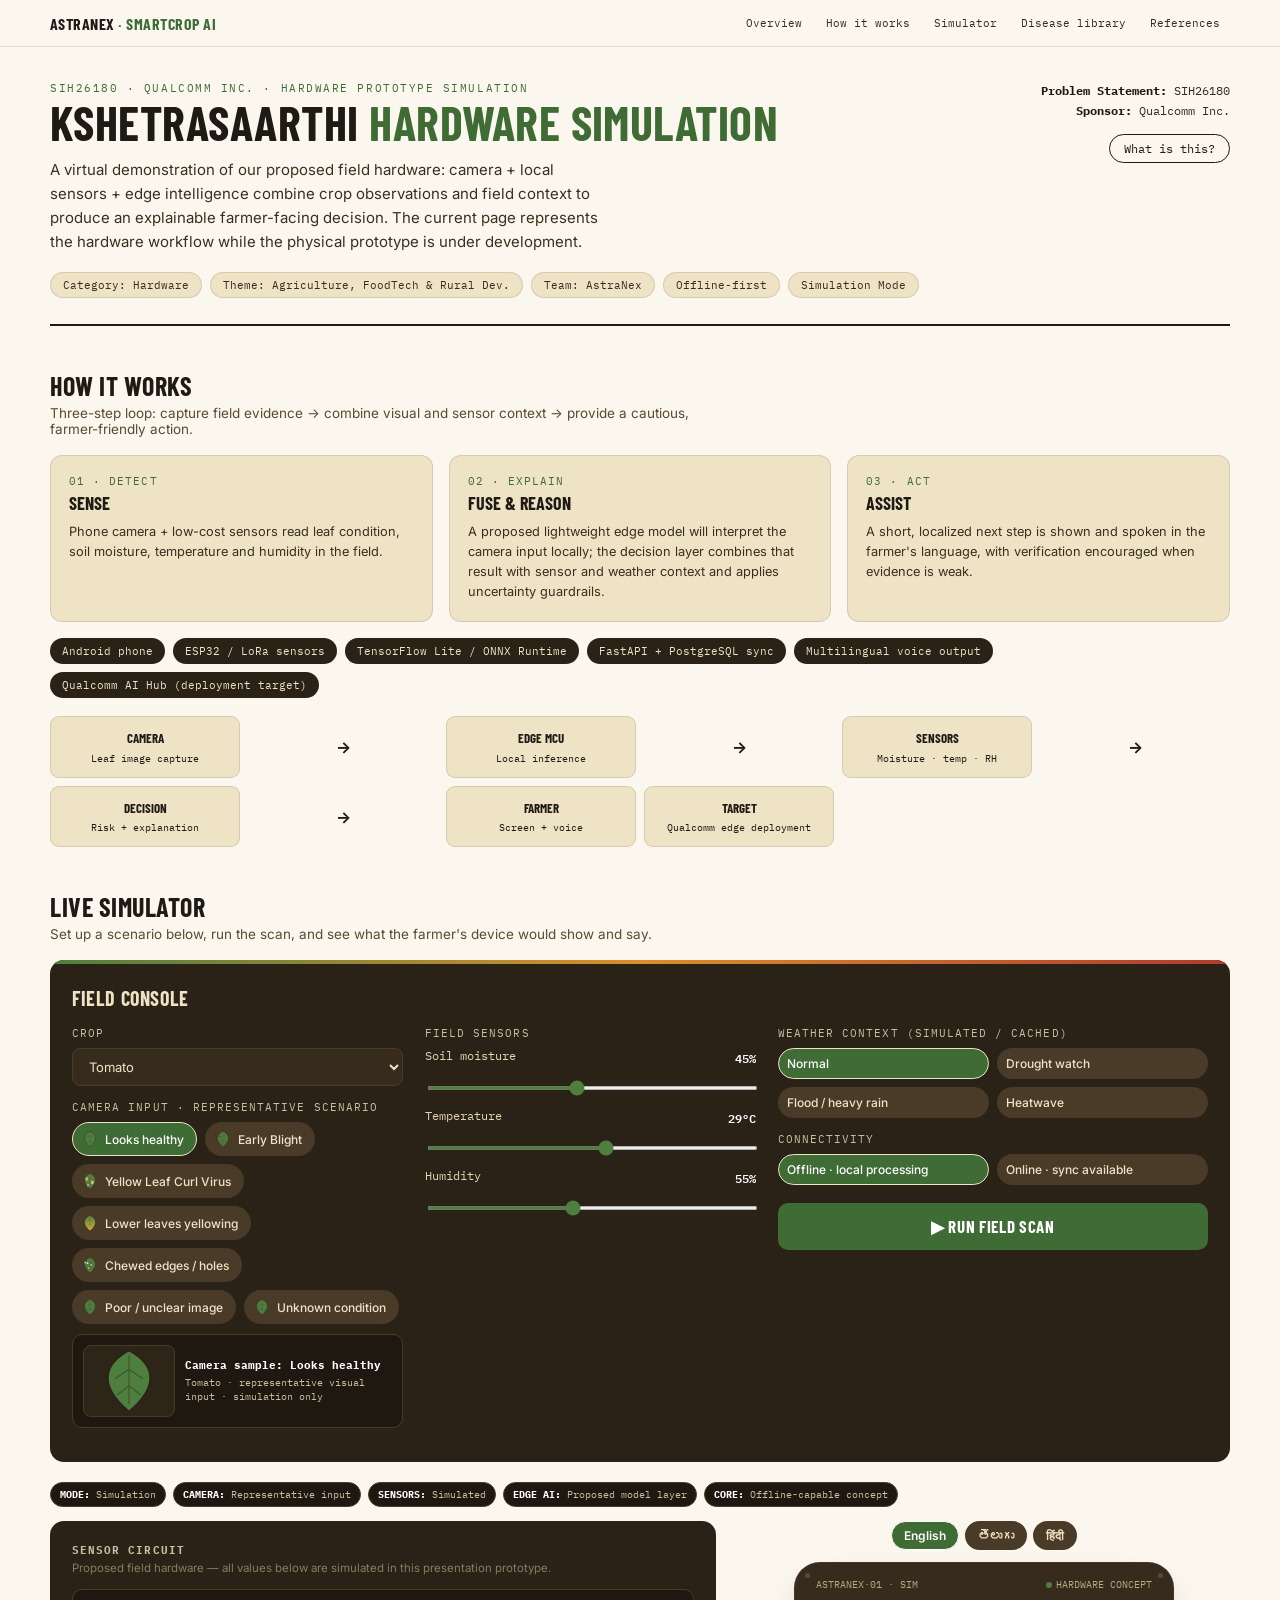
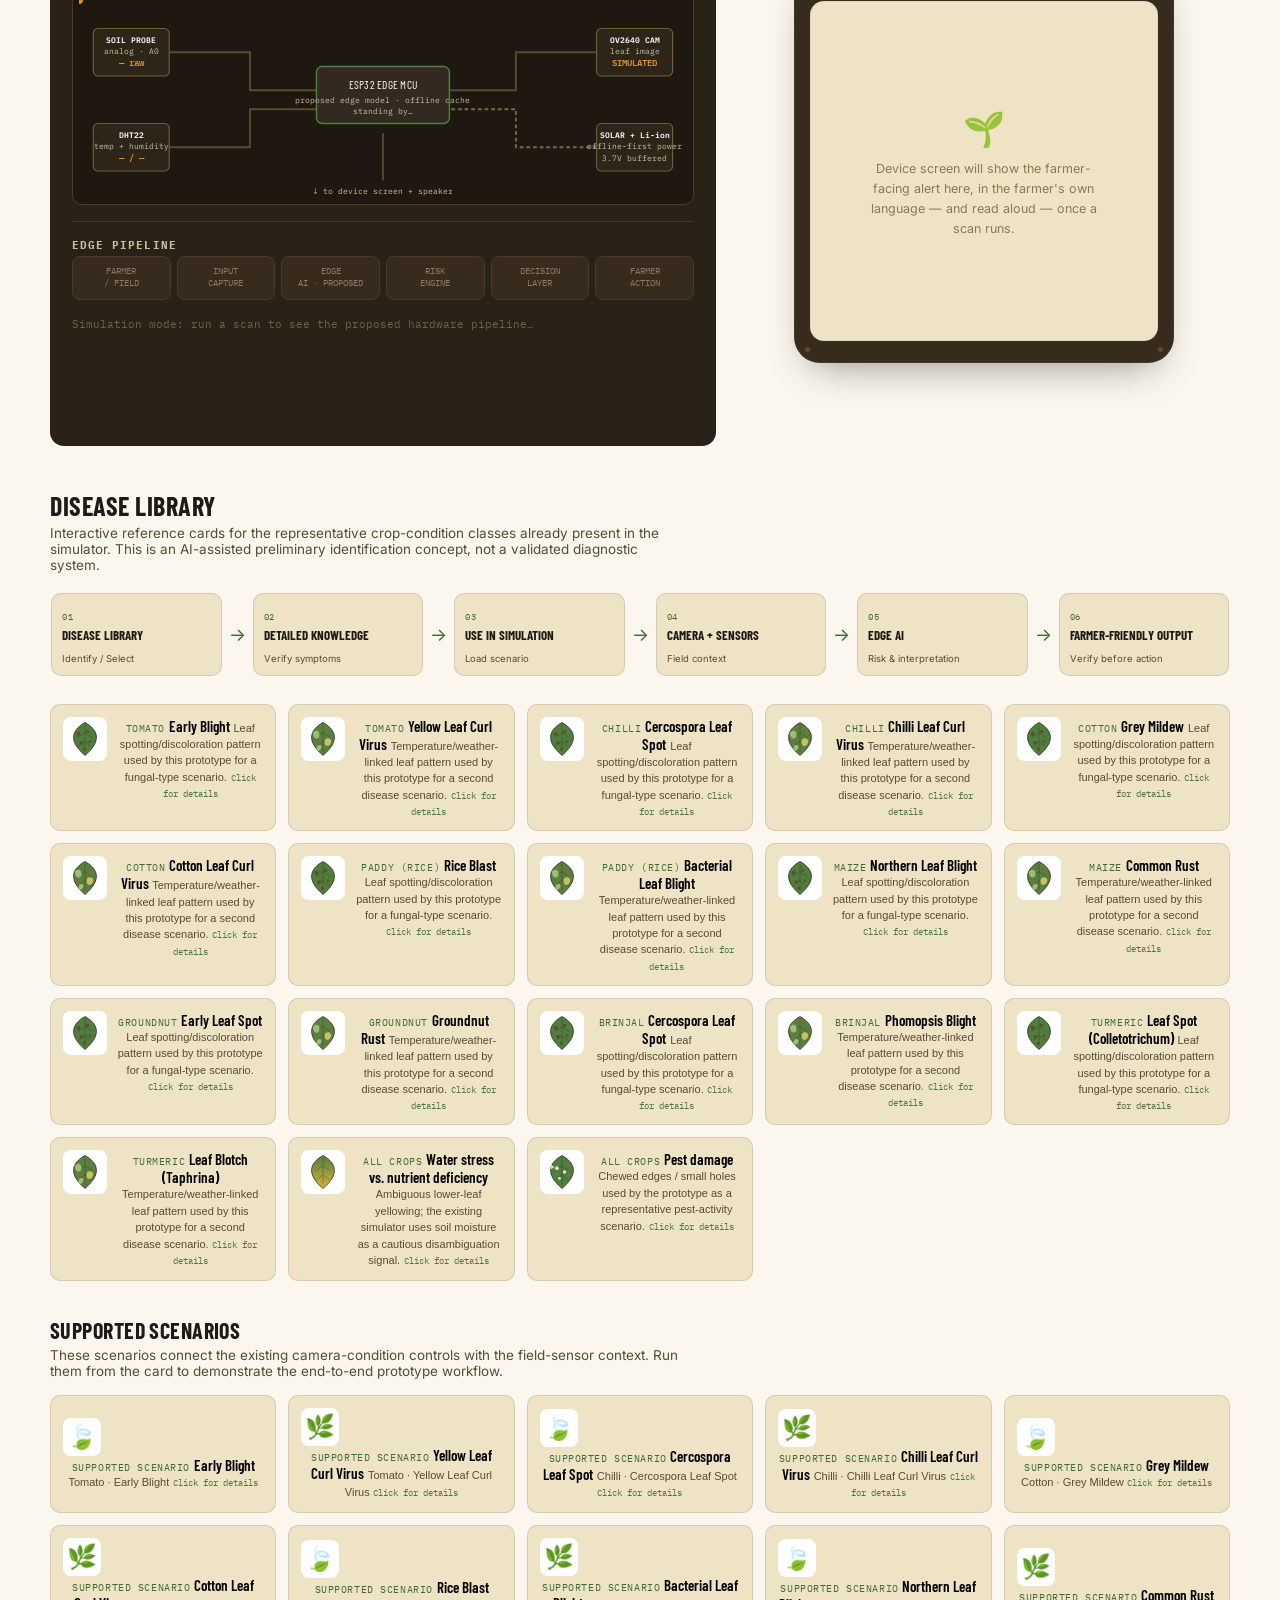
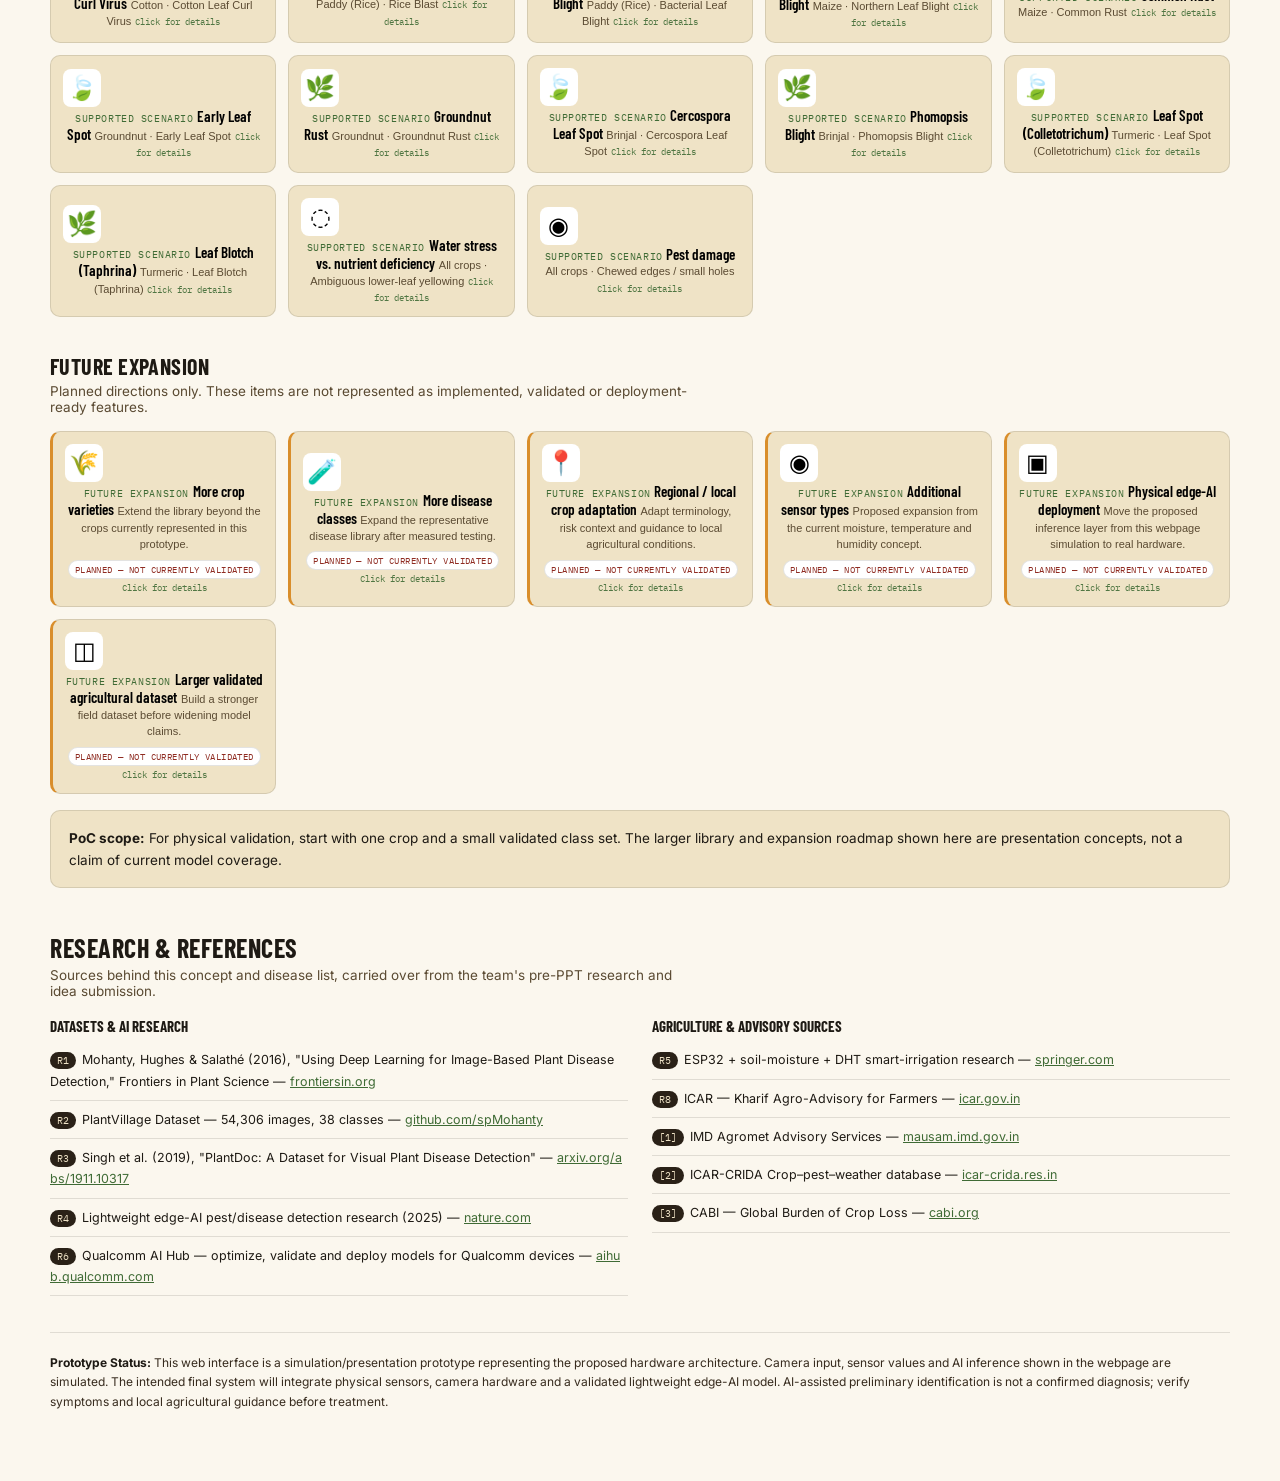
<file: AstraNex_Hardware_Prototype_Simulation_v4(1).htm>
<!DOCTYPE html>
<html lang="en">
<head>
<meta charset="UTF-8" />
<meta name="viewport" content="width=device-width, initial-scale=1.0" />
<title>AstraNex — KshetraSaarthi Hardware Prototype Simulation</title>
<link rel="preconnect" href="https://fonts.googleapis.com">
<link rel="preconnect" href="https://fonts.gstatic.com" crossorigin>
<link href="https://fonts.googleapis.com/css2?family=Barlow+Condensed:wght@500;600;700&family=Inter:wght@400;500;600;700&family=IBM+Plex+Mono:wght@400;500;600&family=Noto+Sans+Telugu:wght@400;500;600;700&family=Noto+Sans+Devanagari:wght@400;500;600;700&display=swap" rel="stylesheet">
<style>
  :root{
    --soil-900:#2A2117; --soil-800:#372B1E; --soil-700:#4A3B29;
    --leaf-600:#3F6B35; --leaf-500:#4F7F3F;
    --amber-500:#D98E2B; --amber-600:#B8721E;
    --red-500:#B23A2E; --red-600:#8F2C22;
    --field-cream:#EFE3C6; --field-cream-dark:#E4D5B0;
    --ink-900:#1E1A14; --paper:#FBF7EE;
    --line:rgba(255,255,255,0.10); --line-soft:rgba(30,26,20,0.12);
    --focus:#8FBF6B;
  }
  *{box-sizing:border-box;}
  html{scroll-behavior:smooth;}
  html,body{margin:0;padding:0;}
  body{background:var(--paper);color:var(--ink-900);font-family:'Inter',system-ui,sans-serif;-webkit-font-smoothing:antialiased;}
  a{color:inherit;}
  .wrap{max-width:1220px;margin:0 auto;padding:0 20px 60px;}
  section{scroll-margin-top:70px;}

  /* ---------- Sticky nav ---------- */
  .navbar{
    position:sticky;top:0;z-index:50;
    background:rgba(251,247,238,0.92);backdrop-filter:blur(6px);
    border-bottom:1px solid var(--line-soft);
  }
  .navbar-inner{
    max-width:1220px;margin:0 auto;padding:10px 20px;
    display:flex;align-items:center;justify-content:space-between;gap:14px;flex-wrap:wrap;
  }
  .nav-brand{font-family:'Barlow Condensed',sans-serif;font-weight:700;text-transform:uppercase;font-size:16px;letter-spacing:0.03em;}
  .nav-brand span{color:var(--leaf-600);}
  .nav-links{display:flex;gap:4px;flex-wrap:wrap;}
  .nav-links a{
    font-family:'IBM Plex Mono',monospace;font-size:11px;text-decoration:none;color:var(--soil-800);
    padding:6px 10px;border-radius:14px;
  }
  .nav-links a:hover{background:var(--field-cream);}

  /* ---------- Hero ---------- */
  .hero{padding:34px 0 26px;border-bottom:2px solid var(--ink-900);}
  .hero-top{display:flex;flex-wrap:wrap;justify-content:space-between;gap:18px;align-items:flex-start;}
  .brand-eyebrow{font-family:'IBM Plex Mono',monospace;font-size:11px;letter-spacing:0.14em;text-transform:uppercase;color:var(--leaf-600);margin:0 0 4px;}
  h1.brand{font-family:'Barlow Condensed',sans-serif;font-weight:700;font-size:clamp(30px,5vw,48px);letter-spacing:0.01em;margin:0;line-height:0.98;text-transform:uppercase;}
  h1.brand span{color:var(--leaf-600);}
  .hero-tagline{font-size:15px;line-height:1.6;max-width:560px;margin:12px 0 0;color:#3A2F1F;}
  .meta-block{font-family:'IBM Plex Mono',monospace;font-size:11.5px;line-height:1.7;color:var(--soil-800);text-align:right;min-width:220px;}
  .meta-block b{color:var(--ink-900);}
  .badge-row{display:flex;flex-wrap:wrap;gap:8px;margin-top:18px;}
  .badge{
    font-family:'IBM Plex Mono',monospace;font-size:10.5px;background:var(--field-cream);
    border:1px solid var(--line-soft);border-radius:20px;padding:5px 12px;color:var(--soil-800);
  }
  .about-toggle{
    font-family:'IBM Plex Mono',monospace;font-size:11.5px;background:none;border:1px solid var(--ink-900);
    border-radius:20px;padding:6px 14px;cursor:pointer;color:var(--ink-900);
  }
  .about-toggle:hover{background:var(--ink-900);color:var(--paper);}
  .about-panel{display:none;background:var(--field-cream);border:1px solid var(--line-soft);border-radius:10px;padding:16px 18px;margin-top:18px;font-size:13.5px;line-height:1.65;}
  .about-panel.open{display:block;}
  .about-panel h3{font-family:'Barlow Condensed',sans-serif;text-transform:uppercase;font-size:16px;letter-spacing:0.03em;margin:0 0 8px;}
  .about-panel ul{margin:8px 0 0;padding-left:18px;}
  .about-panel li{margin-bottom:4px;}

  /* ---------- How it works ---------- */
  .section-head{margin:44px 0 18px;}
  .section-head h2{font-family:'Barlow Condensed',sans-serif;text-transform:uppercase;font-size:26px;letter-spacing:0.02em;margin:0 0 4px;}
  .section-head p{font-size:13.5px;color:#5A4A32;margin:0;max-width:640px;}
  .steps3{display:grid;grid-template-columns:repeat(3,1fr);gap:16px;}
  @media(max-width:820px){.steps3{grid-template-columns:1fr;}}
  .step-card{background:var(--field-cream);border-radius:12px;padding:18px 18px 20px;border:1px solid var(--line-soft);}
  .step-card .step-n{font-family:'IBM Plex Mono',monospace;font-size:10.5px;color:var(--leaf-600);letter-spacing:0.1em;}
  .step-card h3{font-family:'Barlow Condensed',sans-serif;text-transform:uppercase;font-size:18px;margin:4px 0 8px;}
  .step-card p{font-size:12.8px;line-height:1.55;margin:0;color:#3A2F1F;}
  .stack-row{display:flex;flex-wrap:wrap;gap:8px;margin-top:16px;}
  .stack-chip{font-family:'IBM Plex Mono',monospace;font-size:10.5px;background:var(--soil-900);color:var(--field-cream);padding:6px 12px;border-radius:16px;}

  /* ---------- Controls bar ---------- */
  .controls{background:var(--soil-900);color:var(--field-cream);border-radius:14px;padding:20px 22px;margin-bottom:20px;position:relative;overflow:hidden;}
  .controls::before{content:"";position:absolute;top:0;left:0;right:0;height:4px;background:linear-gradient(90deg,var(--leaf-500),var(--amber-500),var(--red-500));}
  .controls h2{font-family:'Barlow Condensed',sans-serif;text-transform:uppercase;font-size:20px;letter-spacing:0.03em;margin:6px 0 16px;}
  .controls-grid{display:grid;grid-template-columns:1fr 1fr 1.3fr;gap:22px;align-items:start;}
  @media(max-width:920px){.controls-grid{grid-template-columns:1fr;}}
  legend{font-family:'IBM Plex Mono',monospace;font-size:10.5px;letter-spacing:0.1em;text-transform:uppercase;color:#C9BFA0;margin-bottom:8px;padding:0;}
  fieldset{border:none;margin:0 0 14px;padding:0;}
  .chip-row{display:flex;flex-wrap:wrap;gap:8px;}
  .chip{
    font-family:'Inter',sans-serif;font-size:12px;font-weight:500;background:var(--soil-700);
    border:1px solid transparent;color:var(--field-cream);padding:7px 12px 7px 8px;border-radius:20px;
    cursor:pointer;transition:background .15s, border-color .15s;display:inline-flex;align-items:center;gap:6px;
  }
  .chip:hover{background:#5A4A32;}
  .chip.active{background:var(--leaf-600);border-color:#EFE3C6;color:#fff;}
  .chip svg{flex-shrink:0;}
  .chip:focus-visible, button:focus-visible, .num-btn:focus-visible, .lang-btn:focus-visible{outline:3px solid var(--focus);outline-offset:2px;}
  select.crop-select{
    font-family:'Inter',sans-serif;font-size:13px;padding:9px 12px;border-radius:8px;
    border:1px solid var(--soil-700);background:var(--soil-800);color:var(--field-cream);width:100%;
  }
  .sliders{display:grid;gap:14px;}
  .slider-row label{display:flex;justify-content:space-between;font-family:'IBM Plex Mono',monospace;font-size:11.5px;color:#E4D5B0;margin-bottom:6px;}
  .slider-row label .val{color:#fff;font-weight:600;}
  input[type=range]{width:100%;accent-color:var(--leaf-500);height:4px;}
  .weather-row{display:grid;grid-template-columns:repeat(2,1fr);gap:8px;}
  .run-btn{
    width:100%;margin-top:4px;font-family:'Barlow Condensed',sans-serif;font-weight:700;text-transform:uppercase;
    letter-spacing:0.04em;font-size:17px;background:var(--leaf-600);color:#fff;border:none;border-radius:10px;
    padding:13px;cursor:pointer;transition:transform .1s, background .15s;
  }
  .run-btn:hover{background:var(--leaf-500);}
  .run-btn:active{transform:scale(0.98);}
  .run-btn:disabled{background:#5A4A32;cursor:not-allowed;}
  .camera-preview{margin-top:10px;background:#1E1811;border:1px solid var(--soil-700);border-radius:10px;padding:10px;display:grid;grid-template-columns:92px 1fr;gap:10px;align-items:center;}
  .camera-frame{width:92px;height:72px;border-radius:8px;background:#2E2519;display:flex;align-items:center;justify-content:center;overflow:hidden;border:1px solid var(--soil-700);}
  .camera-frame svg{width:70px;height:70px;}
  .camera-copy{font-family:'IBM Plex Mono',monospace;font-size:9.5px;line-height:1.5;color:#C9BFA0;}
  .camera-copy b{display:block;color:#fff;font-size:10.5px;margin-bottom:2px;}
  .sim-status{display:flex;flex-wrap:wrap;gap:7px;margin:0 0 14px;}
  .status-pill{font-family:'IBM Plex Mono',monospace;font-size:9.5px;border:1px solid var(--soil-700);background:#1E1811;color:#C9BFA0;border-radius:14px;padding:5px 9px;}
  .status-pill strong{color:#fff;}
  .hardware-roadmap{display:grid;grid-template-columns:repeat(6,1fr);gap:8px;margin-top:18px;}
  .roadmap-item{background:var(--field-cream);border:1px solid var(--line-soft);border-radius:9px;padding:12px 8px;text-align:center;font-family:'IBM Plex Mono',monospace;font-size:9.5px;line-height:1.4;}
  .roadmap-item b{display:block;font-family:'Barlow Condensed',sans-serif;text-transform:uppercase;font-size:13px;margin-bottom:4px;}
  .roadmap-arrow{display:flex;align-items:center;justify-content:center;font-weight:700;}
  @media(max-width:920px){.hardware-roadmap{grid-template-columns:repeat(2,1fr);}.roadmap-arrow{display:none;}}

  /* ---------- Main stage ---------- */
  .stage{display:grid;grid-template-columns:1.15fr 0.85fr;gap:22px;align-items:start;}
  @media(max-width:920px){.stage{grid-template-columns:1fr;}}
  .panel{background:var(--soil-900);color:var(--field-cream);border-radius:14px;padding:22px;}
  .panel h3.section-title{font-family:'IBM Plex Mono',monospace;font-size:10.5px;letter-spacing:0.1em;text-transform:uppercase;color:#C9BFA0;margin:0 0 4px;}
  .panel .section-sub{font-family:'Inter',sans-serif;font-size:11.5px;color:#8A7C5E;margin:0 0 14px;}

  .circuit-box{background:#1E1811;border-radius:10px;padding:10px 6px 4px;margin-bottom:8px;border:1px solid var(--soil-700);}
  .circuit-box svg{width:100%;height:auto;display:block;}
  .wire{fill:none;stroke:#5A4A32;stroke-width:2;}
  .wire.power{stroke-dasharray:4 3;stroke:#7A6A44;}
  .chip-rect{fill:#332920;stroke:var(--leaf-500);stroke-width:1.5;rx:6;}
  .sensor-rect{fill:#2E2519;stroke:#6E5E3C;stroke-width:1.2;rx:5;}
  .sensor-rect.pulse-on{stroke:var(--amber-500);}
  .svg-label{font-family:'IBM Plex Mono',monospace;font-size:8.6px;fill:#C9BFA0;}
  .svg-label.b{fill:#fff;font-weight:600;}
  .svg-readout{font-family:'IBM Plex Mono',monospace;font-size:9.5px;fill:var(--amber-500);font-weight:600;}
  .svg-title{font-family:'Barlow Condensed',sans-serif;font-size:12px;fill:#fff;letter-spacing:0.02em;}

  .pipeline{margin-top:16px;border-top:1px solid var(--line);padding-top:16px;}
  .nodes{display:flex;gap:6px;margin-bottom:14px;}
  .node{flex:1;text-align:center;padding:9px 3px;border-radius:8px;background:var(--soil-800);border:1px solid var(--soil-700);font-family:'IBM Plex Mono',monospace;font-size:9.2px;line-height:1.3;color:#8A7C5E;transition:all .25s ease;}
  .node.active{background:var(--leaf-600);border-color:var(--leaf-500);color:#fff;transform:translateY(-2px);}
  .node.done{background:var(--soil-700);border-color:var(--leaf-600);color:var(--field-cream);}
  .log{font-family:'IBM Plex Mono',monospace;font-size:11px;line-height:1.85;min-height:110px;color:#D8CBA6;}
  .log .line{opacity:0;animation:fadeIn .35s forwards;}
  .log .line::before{content:"› ";color:var(--leaf-500);}
  @keyframes fadeIn{to{opacity:1;}}
  .log .placeholder{color:#6E624A;}
  .guardrail-note{
    margin-top:10px;font-family:'IBM Plex Mono',monospace;font-size:9.5px;color:var(--leaf-500);
    border-top:1px dashed var(--soil-700);padding-top:8px;display:none;
  }
  .guardrail-note.show{display:block;}

  /* ---------- Device ---------- */
  .device-wrap{display:flex;flex-direction:column;align-items:center;gap:12px;}
  .lang-select{display:flex;gap:6px;}
  .lang-btn{font-family:'Inter',sans-serif;font-size:12px;font-weight:600;background:var(--soil-700);color:var(--field-cream);border:1px solid transparent;padding:6px 12px;border-radius:16px;cursor:pointer;}
  .lang-btn.active{background:var(--leaf-600);border-color:#fff;color:#fff;}
  .device{width:100%;max-width:380px;background:var(--soil-800);border-radius:26px;padding:16px 16px 22px;position:relative;box-shadow:0 18px 40px -18px rgba(0,0,0,0.45), inset 0 0 0 1px rgba(255,255,255,0.05);}
  .device .bolt{position:absolute;width:7px;height:7px;border-radius:50%;background:#5A4A32;box-shadow:inset 0 0 0 1px rgba(0,0,0,0.4);}
  .device .bolt.tl{top:10px;left:10px;} .device .bolt.tr{top:10px;right:10px;}
  .device .bolt.bl{bottom:10px;left:10px;} .device .bolt.br{bottom:10px;right:10px;}
  .device-topbar{display:flex;justify-content:space-between;align-items:center;padding:0 6px 10px;font-family:'IBM Plex Mono',monospace;font-size:9.5px;color:#B8A97F;}
  .device-topbar .solar{display:flex;align-items:center;gap:4px;}
  .device-topbar .dot{width:6px;height:6px;border-radius:50%;background:var(--leaf-500);}
  .screen{background:var(--field-cream);border-radius:14px;padding:20px 18px 16px;min-height:340px;display:flex;flex-direction:column;box-shadow:inset 0 0 0 1px rgba(0,0,0,0.06);}
  .screen.empty{align-items:center;justify-content:center;text-align:center;color:#8A7A54;}
  .screen.empty .empty-icon{font-size:34px;margin-bottom:10px;}
  .screen.empty p{font-family:'Inter',sans-serif;font-size:12.5px;max-width:230px;line-height:1.6;margin:0;}

  .voice-row{display:flex;align-items:center;gap:12px;margin-bottom:12px;}
  .voice-btn{
    position:relative;width:56px;height:56px;flex-shrink:0;border-radius:50%;background:var(--leaf-600);
    color:#fff;border:none;cursor:pointer;font-size:24px;display:flex;align-items:center;justify-content:center;
    box-shadow:0 4px 10px rgba(0,0,0,0.18);
  }
  .voice-btn:hover{background:var(--leaf-500);}
  .voice-btn::before, .voice-btn::after{content:"";position:absolute;inset:0;border-radius:50%;border:2px solid var(--leaf-500);opacity:0;}
  .voice-btn.speaking::before{animation:ringPulse 1.2s ease-out infinite;}
  .voice-btn.speaking::after{animation:ringPulse 1.2s ease-out infinite;animation-delay:.4s;}
  @keyframes ringPulse{0%{opacity:.65;transform:scale(1);}100%{opacity:0;transform:scale(1.7);}}
  .voice-hint{font-family:'Inter',sans-serif;font-size:12px;line-height:1.4;color:#6E5E3C;}
  .voice-hint[lang="te"]{font-family:'Noto Sans Telugu',sans-serif;}
  .voice-hint[lang="hi"]{font-family:'Noto Sans Devanagari',sans-serif;}
  .voice-unsupported{font-family:'IBM Plex Mono',monospace;font-size:9.5px;color:var(--red-600);background:#fff0ee;border:1px dashed var(--red-500);border-radius:6px;padding:6px 8px;margin-bottom:10px;}

  .status-row{display:flex;align-items:center;gap:10px;margin-bottom:10px;}
  .status-icon-svg{flex-shrink:0;}
  .status-dot{width:16px;height:16px;border-radius:50%;flex-shrink:0;box-shadow:0 0 0 3px rgba(0,0,0,0.05);}
  .status-dot.green{background:var(--leaf-500);}
  .status-dot.amber{background:var(--amber-500);}
  .status-dot.red{background:var(--red-500);}
  .status-label{font-family:'Barlow Condensed',sans-serif;text-transform:uppercase;font-weight:700;font-size:13.5px;letter-spacing:0.03em;}
  .status-label.green{color:var(--leaf-600);}
  .status-label.amber{color:var(--amber-600);}
  .status-label.red{color:var(--red-600);}
  .status-label[data-lang="te"], .status-label[data-lang="hi"]{text-transform:none;}

  .headline{font-family:'Barlow Condensed',sans-serif;font-size:21px;font-weight:600;line-height:1.15;margin:0 0 10px;color:var(--ink-900);}
  .headline[data-lang="te"]{font-family:'Noto Sans Telugu','Barlow Condensed',sans-serif;font-size:18px;font-weight:600;}
  .headline[data-lang="hi"]{font-family:'Noto Sans Devanagari','Barlow Condensed',sans-serif;font-size:18px;font-weight:600;}

  .crop-tag{font-family:'IBM Plex Mono',monospace;font-size:10.5px;color:#8A7A54;margin-bottom:6px;}
  .evidence-box{background:var(--field-cream-dark);border-radius:8px;padding:10px 12px;font-size:12.5px;line-height:1.6;margin-bottom:10px;}
  .evidence-box b{display:block;font-family:'IBM Plex Mono',monospace;font-size:9.5px;letter-spacing:0.08em;text-transform:uppercase;color:#6E5E3C;margin-bottom:4px;}
  .action-box{background:#fff;border:1.5px solid var(--ink-900);border-radius:8px;padding:10px 12px;font-size:13px;line-height:1.55;margin-bottom:14px;}
  .action-box b{display:block;font-family:'IBM Plex Mono',monospace;font-size:9.5px;letter-spacing:0.08em;text-transform:uppercase;color:var(--leaf-600);margin-bottom:4px;}
  .evidence-box[lang="te"], .action-box[lang="te"]{font-family:'Noto Sans Telugu',sans-serif;}
  .evidence-box[lang="hi"], .action-box[lang="hi"]{font-family:'Noto Sans Devanagari',sans-serif;}

  .num-menu{margin-top:auto;display:grid;grid-template-columns:repeat(2,1fr);gap:8px;}
  .num-btn{display:flex;align-items:center;gap:8px;background:var(--soil-800);color:var(--field-cream);border:none;border-radius:8px;padding:9px 10px;font-family:'Inter',sans-serif;font-size:11px;cursor:pointer;text-align:left;}
  .num-btn[lang="te"]{font-family:'Noto Sans Telugu',sans-serif;font-size:11px;}
  .num-btn[lang="hi"]{font-family:'Noto Sans Devanagari',sans-serif;font-size:11px;}
  .num-btn:hover{background:var(--soil-700);}
  .num-btn .n{font-family:'IBM Plex Mono',monospace;background:var(--leaf-600);color:#fff;width:18px;height:18px;border-radius:50%;display:flex;align-items:center;justify-content:center;font-size:10px;flex-shrink:0;}
  .reveal{font-size:12px;line-height:1.7;background:#fff;border-radius:8px;padding:10px 12px;margin-top:8px;display:none;border:1px dashed #8A7A54;}
  .reveal.open{display:block;}
  .reveal .r-label{font-family:'IBM Plex Mono',monospace;font-size:9px;letter-spacing:0.06em;text-transform:uppercase;color:#8A7A54;display:block;margin:6px 0 2px;}
  .reveal .r-label:first-child{margin-top:0;}
  .confidence-note{font-family:'IBM Plex Mono',monospace;font-size:9px;color:#8A7A54;margin-top:10px;text-align:center;}

  /* ---------- Interactive knowledge library ---------- */
  .interaction-flow{display:flex;align-items:stretch;gap:7px;margin:8px 0 20px;overflow-x:auto;padding:2px 1px 8px;}
  .flow-step{min-width:138px;flex:1;background:var(--field-cream);border:1px solid var(--line-soft);border-radius:10px;padding:10px 10px 9px;}
  .flow-step span{font-family:'IBM Plex Mono',monospace;font-size:9px;color:var(--leaf-600);letter-spacing:.08em;}
  .flow-step b{display:block;font-family:'Barlow Condensed',sans-serif;text-transform:uppercase;font-size:13px;margin:3px 0;}
  .flow-step small{font-size:9.5px;color:#5A4A32;}
  .flow-arrow{display:flex;align-items:center;justify-content:center;font-size:18px;color:var(--leaf-600);flex:0 0 16px;}
  .disease-grid,.scenario-grid,.future-grid{display:grid;grid-template-columns:repeat(auto-fill,minmax(220px,1fr));gap:12px;margin-top:16px;}
  .interactive-card{position:relative;background:var(--field-cream);border:1px solid var(--line-soft);border-radius:10px;padding:12px;display:flex;gap:10px;align-items:flex-start;cursor:pointer;transition:transform .18s ease,box-shadow .18s ease,border-color .18s ease;}
  .interactive-card:hover,.interactive-card:focus-visible{transform:translateY(-2px);border-color:rgba(63,107,53,.45);box-shadow:0 9px 20px rgba(42,33,23,.10);}
  .interactive-card:focus-visible{outline:3px solid var(--focus);outline-offset:2px;}
  .interactive-card svg{flex-shrink:0;background:#fff;border-radius:8px;padding:3px;}
  .interactive-card .dcrop,.interactive-card .card-kicker{font-family:'IBM Plex Mono',monospace;font-size:9.5px;color:var(--leaf-600);letter-spacing:.06em;text-transform:uppercase;}
  .interactive-card .dname,.interactive-card .card-title{font-family:'Barlow Condensed',sans-serif;font-size:15px;font-weight:600;line-height:1.2;margin:2px 0 4px;}
  .interactive-card .dpattern,.interactive-card .card-summary{font-size:11px;color:#5A4A32;line-height:1.4;}
  .card-hint{font-family:'IBM Plex Mono',monospace;font-size:9px;color:var(--leaf-600);margin-top:7px;opacity:.9;}
  .preview-pop{position:absolute;z-index:4;left:10px;right:10px;bottom:calc(100% + 8px);background:var(--soil-900);color:var(--field-cream);border-radius:9px;padding:10px 11px;box-shadow:0 10px 25px rgba(30,26,20,.20);opacity:0;visibility:hidden;transform:translateY(5px);transition:opacity .16s ease,transform .16s ease,visibility .16s ease;pointer-events:none;}
  .interactive-card:hover .preview-pop,.interactive-card:focus-within .preview-pop{opacity:1;visibility:visible;transform:translateY(0);}
  .preview-pop strong{display:block;color:#fff;font-family:'Barlow Condensed',sans-serif;font-size:15px;}
  .preview-pop .preview-disease{color:#E4D5B0;font-size:10.5px;margin:2px 0 5px;}
  .preview-pop p{font-size:10.5px;line-height:1.45;margin:0;color:#D8CBA6;}
  .preview-pop em{display:block;margin-top:6px;color:var(--leaf-500);font-family:'IBM Plex Mono',monospace;font-size:9px;font-style:normal;}
  .scenario-card,.future-card{display:block;}
  .scenario-card .scenario-icon,.future-card .future-icon{font-size:24px;line-height:1;flex-shrink:0;width:38px;height:38px;border-radius:8px;background:#fff;display:flex;align-items:center;justify-content:center;}
  .future-card{border-left:3px solid var(--amber-500);}
  .future-status{display:inline-block;margin-top:7px;font-family:'IBM Plex Mono',monospace;font-size:8.5px;letter-spacing:.05em;text-transform:uppercase;background:#fff;border:1px solid var(--line-soft);padding:3px 6px;border-radius:10px;color:var(--red-600);}
  .compact-section-head{margin-top:36px;margin-bottom:10px;}
  .compact-section-head h2{font-size:22px;}
  .modal-backdrop{position:fixed;inset:0;z-index:100;background:rgba(30,26,20,.64);display:none;align-items:center;justify-content:center;padding:20px;backdrop-filter:blur(3px);}
  .modal-backdrop.open{display:flex;}
  .modal-dialog{width:min(760px,100%);max-height:min(88vh,760px);overflow:auto;background:var(--paper);border-radius:14px;border:1px solid rgba(255,255,255,.35);box-shadow:0 24px 70px rgba(0,0,0,.30);animation:modalIn .18s ease-out;}
  @keyframes modalIn{from{opacity:0;transform:translateY(8px) scale(.99)}to{opacity:1;transform:none}}
  .modal-head{display:flex;justify-content:space-between;gap:18px;padding:20px 22px 15px;background:var(--soil-900);color:var(--field-cream);position:sticky;top:0;z-index:2;}
  .modal-kicker{font-family:'IBM Plex Mono',monospace;font-size:9.5px;letter-spacing:.09em;text-transform:uppercase;color:var(--leaf-500);margin-bottom:4px;}
  .modal-head h3{font-family:'Barlow Condensed',sans-serif;font-size:25px;line-height:1.05;margin:0;color:#fff;}
  .modal-head .modal-subtitle{font-size:12px;color:#E4D5B0;margin-top:4px;}
  .modal-close{width:34px;height:34px;flex:0 0 34px;border:1px solid #8A7C5E;border-radius:50%;background:transparent;color:#fff;font-size:20px;cursor:pointer;line-height:1;}
  .modal-close:hover{background:var(--soil-700);}
  .modal-body{padding:20px 22px 22px;}
  .modal-badge{display:inline-flex;align-items:center;gap:6px;background:var(--field-cream);border:1px solid var(--line-soft);border-radius:14px;padding:5px 9px;font-family:'IBM Plex Mono',monospace;font-size:9px;color:var(--soil-800);margin-bottom:14px;}
  .modal-section{border-top:1px solid var(--line-soft);padding:13px 0 0;margin-top:13px;}
  .modal-section h4{font-family:'Barlow Condensed',sans-serif;text-transform:uppercase;font-size:16px;margin:0 0 6px;color:var(--ink-900);}
  .modal-section p,.modal-section li{font-size:12.5px;line-height:1.6;color:#3A2F1F;}
  .modal-section p{margin:0;}
  .modal-section ul{margin:5px 0 0;padding-left:19px;}
  .modal-section li{margin-bottom:4px;}
  .verification-note{background:#fff;border:1px dashed #8A7A54;border-radius:9px;padding:10px 12px;margin-top:14px;font-size:11.5px;line-height:1.55;color:#5A4A32;}
  .verification-note b{font-family:'IBM Plex Mono',monospace;font-size:9px;letter-spacing:.06em;text-transform:uppercase;color:var(--leaf-600);}
  .ai-note{background:var(--field-cream);border-radius:9px;padding:10px 12px;margin-top:10px;font-size:11.5px;line-height:1.55;color:#3A2F1F;}
  .modal-actions{display:flex;justify-content:flex-end;gap:8px;flex-wrap:wrap;margin-top:18px;}
  .modal-action{font-family:'Barlow Condensed',sans-serif;font-weight:700;text-transform:uppercase;letter-spacing:.03em;font-size:15px;border-radius:9px;padding:10px 14px;cursor:pointer;}
  .modal-action.primary{background:var(--leaf-600);color:#fff;border:1px solid var(--leaf-600);}
  .modal-action.primary:hover{background:var(--leaf-500);}
  .modal-action.secondary{background:transparent;color:var(--ink-900);border:1px solid var(--ink-900);}
  .toast{position:fixed;z-index:120;left:50%;bottom:24px;transform:translate(-50%,12px);background:var(--soil-900);color:#fff;padding:10px 14px;border-radius:9px;box-shadow:0 8px 24px rgba(0,0,0,.22);font-family:'IBM Plex Mono',monospace;font-size:10.5px;opacity:0;visibility:hidden;transition:opacity .18s ease,transform .18s ease,visibility .18s ease;max-width:min(90vw,560px);text-align:center;}
  .toast.show{opacity:1;visibility:visible;transform:translate(-50%,0);}
  @media(max-width:820px){.interaction-flow{display:grid;grid-template-columns:1fr 1fr;overflow:visible;}.flow-arrow{display:none;}.flow-step{min-width:0;}.disease-grid,.scenario-grid,.future-grid{grid-template-columns:1fr;}.modal-backdrop{padding:10px;}.modal-body{padding:17px;}.modal-head{padding:16px 17px 13px;}.modal-head h3{font-size:22px;}}
  @media (prefers-reduced-motion: reduce){.interactive-card,.preview-pop,.modal-dialog,.toast{transition:none !important;animation:none !important;}}

  /* ---------- References ---------- */
  .ref-grid{display:grid;grid-template-columns:1fr 1fr;gap:24px;margin-top:16px;}
  @media(max-width:820px){.ref-grid{grid-template-columns:1fr;}}
  .ref-list{list-style:none;margin:0;padding:0;font-size:12.5px;line-height:1.7;}
  .ref-list li{padding:8px 0;border-bottom:1px solid var(--line-soft);}
  .ref-list a{color:var(--leaf-600);text-decoration:underline;word-break:break-all;}
  .ref-tag{font-family:'IBM Plex Mono',monospace;font-size:9.5px;background:var(--soil-900);color:var(--field-cream);padding:2px 7px;border-radius:9px;margin-right:6px;}

  footer.disclaimer{margin-top:36px;border-top:1px solid var(--line-soft);padding:20px 0 10px;font-size:12px;line-height:1.6;color:var(--soil-800);}
  footer.disclaimer b{color:var(--ink-900);}

  @media (prefers-reduced-motion: reduce){.node, .log .line{animation:none !important; transition:none !important;}}
</style>
</head>
<body>

<div class="navbar">
  <div class="navbar-inner">
    <div class="nav-brand">AstraNex <span>· SmartCrop AI</span></div>
    <div class="nav-links">
      <a href="#overview">Overview</a>
      <a href="#how-it-works">How it works</a>
      <a href="#simulator">Simulator</a>
      <a href="#diseases">Disease library</a>
      <a href="#references">References</a>
    </div>
  </div>
</div>

<div class="wrap">

  <section class="hero" id="overview">
    <div class="hero-top">
      <div>
        <p class="brand-eyebrow">SIH26180 · Qualcomm Inc. · Hardware Prototype Simulation</p>
        <h1 class="brand">KshetraSaarthi <span>Hardware Simulation</span></h1>
        <p class="hero-tagline">A virtual demonstration of our proposed field hardware: camera + local sensors + edge intelligence combine crop observations and field context to produce an explainable farmer-facing decision. The current page represents the hardware workflow while the physical prototype is under development.</p>
        <div class="badge-row">
          <span class="badge">Category: Hardware</span>
          <span class="badge">Theme: Agriculture, FoodTech &amp; Rural Dev.</span>
          <span class="badge">Team: AstraNex</span>
          <span class="badge">Offline-first</span>
          <span class="badge">Simulation Mode</span>
        </div>
      </div>
      <div style="display:flex;flex-direction:column;align-items:flex-end;gap:14px;">
        <div class="meta-block">
          <div><b>Problem Statement:</b> SIH26180</div>
          <div><b>Sponsor:</b> Qualcomm Inc.</div>
        </div>
        <button class="about-toggle" id="aboutToggle" aria-expanded="false" aria-controls="aboutPanel">What is this?</button>
      </div>
    </div>

    <div class="about-panel" id="aboutPanel">
      <h3>How to read this simulation</h3>
      <p>This is a <b>hardware workflow simulation</b> for the panel presentation. It does not claim that the current webpage contains the final physical sensors or trained edge model. Select a representative camera scenario, set simulated sensor values, run the scan, and follow the signal from the <b>proposed sensor circuit</b> → <b>edge pipeline</b> → <b>farmer device</b>.</p>
      <ul>
        <li>The camera scenarios and diagnosis outcomes are <b>representative simulation inputs</b>. The current page uses simplified rules to demonstrate the intended decision flow; a trained image model will replace this layer in the hardware prototype.</li>
        <li>The visual samples are original illustrations, not dataset photographs. They represent the type of camera evidence the future hardware model will process.</li>
        <li>Voice now only plays when you tap the speaker — not automatically — because auto-play from a background timer is blocked or silently fails in many browsers. A direct tap is the reliable path.</li>
      </ul>
    </div>
  </section>

  <section id="how-it-works">
    <div class="section-head">
      <h2>How it works</h2>
      <p>Three-step loop: capture field evidence → combine visual and sensor context → provide a cautious, farmer-friendly action.</p>
    </div>
    <div class="steps3">
      <div class="step-card">
        <div class="step-n">01 · DETECT</div>
        <h3>Sense</h3>
        <p>Phone camera + low-cost sensors read leaf condition, soil moisture, temperature and humidity in the field.</p>
      </div>
      <div class="step-card">
        <div class="step-n">02 · EXPLAIN</div>
        <h3>Fuse &amp; Reason</h3>
        <p>A proposed lightweight edge model will interpret the camera input locally; the decision layer combines that result with sensor and weather context and applies uncertainty guardrails.</p>
      </div>
      <div class="step-card">
        <div class="step-n">03 · ACT</div>
        <h3>Assist</h3>
        <p>A short, localized next step is shown and spoken in the farmer's language, with verification encouraged when evidence is weak.</p>
      </div>
    </div>
    <div class="stack-row">
      <span class="stack-chip">Android phone</span>
      <span class="stack-chip">ESP32 / LoRa sensors</span>
      <span class="stack-chip">TensorFlow Lite / ONNX Runtime</span>
      <span class="stack-chip">FastAPI + PostgreSQL sync</span>
      <span class="stack-chip">Multilingual voice output</span>
      <span class="stack-chip">Qualcomm AI Hub (deployment target)</span>
    </div>
    <div class="hardware-roadmap" aria-label="Proposed hardware roadmap">
      <div class="roadmap-item"><b>Camera</b>Leaf image capture</div>
      <div class="roadmap-arrow">→</div>
      <div class="roadmap-item"><b>Edge MCU</b>Local inference</div>
      <div class="roadmap-arrow">→</div>
      <div class="roadmap-item"><b>Sensors</b>Moisture · temp · RH</div>
      <div class="roadmap-arrow">→</div>
      <div class="roadmap-item"><b>Decision</b>Risk + explanation</div>
      <div class="roadmap-arrow">→</div>
      <div class="roadmap-item"><b>Farmer</b>Screen + voice</div>
      <div class="roadmap-item"><b>Target</b>Qualcomm edge deployment</div>
    </div>
  </section>

  <section id="simulator">
    <div class="section-head">
      <h2>Live simulator</h2>
      <p>Set up a scenario below, run the scan, and see what the farmer's device would show and say.</p>
    </div>

    <div class="controls">
      <h2>Field Console</h2>
      <div class="controls-grid">
        <div>
          <fieldset>
            <legend>Crop</legend>
            <select class="crop-select" id="cropSelect">
              <option value="tomato">Tomato</option>
              <option value="chilli">Chilli</option>
              <option value="cotton">Cotton</option>
              <option value="paddy">Paddy (Rice)</option>
              <option value="maize">Maize</option>
              <option value="groundnut">Groundnut</option>
              <option value="brinjal">Brinjal</option>
              <option value="turmeric">Turmeric</option>
            </select>
          </fieldset>
          <fieldset>
            <legend>Camera input · representative scenario</legend>
            <div class="chip-row" id="conditionChips"></div>
            <div class="camera-preview" id="cameraPreview">
              <div class="camera-frame" id="cameraFrame">📷</div>
              <div class="camera-copy"><b id="cameraTitle">Camera sample: healthy leaf</b><span id="cameraMeta">Representative visual input · simulation only</span></div>
            </div>
          </fieldset>
        </div>
        <div>
          <fieldset>
            <legend>Field sensors</legend>
            <div class="sliders">
              <div class="slider-row">
                <label>Soil moisture <span class="val" id="moistureVal">45%</span></label>
                <input type="range" id="moisture" min="0" max="100" value="45">
              </div>
              <div class="slider-row">
                <label>Temperature <span class="val" id="tempVal">29°C</span></label>
                <input type="range" id="temp" min="10" max="45" value="29">
              </div>
              <div class="slider-row">
                <label>Humidity <span class="val" id="humidityVal">55%</span></label>
                <input type="range" id="humidity" min="20" max="100" value="55">
              </div>
            </div>
          </fieldset>
        </div>
        <div>
          <fieldset>
            <legend>Weather context (simulated / cached)</legend>
            <div class="weather-row" id="weatherChips">
              <button class="chip active" data-weather="normal">Normal</button>
              <button class="chip" data-weather="drought">Drought watch</button>
              <button class="chip" data-weather="flood">Flood / heavy rain</button>
              <button class="chip" data-weather="heat">Heatwave</button>
            </div>
          </fieldset>
          <fieldset>
            <legend>Connectivity</legend>
            <div class="weather-row" id="connectivityChips">
              <button class="chip active" data-connectivity="offline">Offline · local processing</button>
              <button class="chip" data-connectivity="online">Online · sync available</button>
            </div>
          </fieldset>
          <button class="run-btn" id="runBtn">▶ Run field scan</button>
        </div>
      </div>
    </div>

    <div class="sim-status" aria-label="Prototype status">
      <span class="status-pill"><strong>MODE:</strong> Simulation</span>
      <span class="status-pill"><strong>CAMERA:</strong> Representative input</span>
      <span class="status-pill"><strong>SENSORS:</strong> Simulated</span>
      <span class="status-pill"><strong>EDGE AI:</strong> Proposed model layer</span>
      <span class="status-pill"><strong>CORE:</strong> Offline-capable concept</span>
    </div>

    <div class="stage">
      <div class="panel">
        <h3 class="section-title">Sensor Circuit</h3>
        <p class="section-sub">Proposed field hardware — all values below are simulated in this presentation prototype.</p>
        <div class="circuit-box">
          <svg viewBox="0 0 640 210" xmlns="http://www.w3.org/2000/svg" role="img" aria-label="Circuit diagram showing soil moisture sensor, DHT temperature and humidity sensor, camera module and solar power connected to an ESP32 microcontroller, which outputs to the device screen and speaker.">
            <path id="wireSoil" class="wire" d="M 95 55 L 180 55 L 180 95 L 250 95" />
            <path id="wireDht" class="wire" d="M 95 155 L 180 155 L 180 115 L 250 115" />
            <path id="wireCam" class="wire" d="M 545 55 L 460 55 L 460 95 L 390 95" />
            <path class="wire power" d="M 545 155 L 460 155 L 460 115 L 390 115" />
            <path class="wire" d="M 320 140 L 320 190" />
            <rect class="chip-rect" x="250" y="70" width="140" height="60" rx="6"/>
            <text x="320" y="94" text-anchor="middle" class="svg-title">ESP32 EDGE MCU</text>
            <text x="320" y="108" text-anchor="middle" class="svg-label">proposed edge model · offline cache</text>
            <text x="320" y="120" text-anchor="middle" class="svg-label" id="mcuReadout">standing by…</text>
            <rect class="sensor-rect" id="soilBox" x="15" y="30" width="80" height="50" rx="5"/>
            <text x="55" y="45" text-anchor="middle" class="svg-label b">SOIL PROBE</text>
            <text x="55" y="57" text-anchor="middle" class="svg-label">analog · A0</text>
            <text x="55" y="70" text-anchor="middle" class="svg-readout" id="soilReadout">— raw</text>
            <rect class="sensor-rect" id="dhtBox" x="15" y="130" width="80" height="50" rx="5"/>
            <text x="55" y="145" text-anchor="middle" class="svg-label b">DHT22</text>
            <text x="55" y="157" text-anchor="middle" class="svg-label">temp + humidity</text>
            <text x="55" y="170" text-anchor="middle" class="svg-readout" id="dhtReadout">— / —</text>
            <rect class="sensor-rect" id="camBox" x="545" y="30" width="80" height="50" rx="5"/>
            <text x="585" y="45" text-anchor="middle" class="svg-label b">OV2640 CAM</text>
            <text x="585" y="57" text-anchor="middle" class="svg-label">leaf image</text>
            <text x="585" y="70" text-anchor="middle" class="svg-readout" id="camReadout">SIMULATED</text>
            <rect class="sensor-rect" x="545" y="130" width="80" height="50" rx="5"/>
            <text x="585" y="145" text-anchor="middle" class="svg-label b">SOLAR + Li-ion</text>
            <text x="585" y="157" text-anchor="middle" class="svg-label">offline-first power</text>
            <text x="585" y="170" text-anchor="middle" class="svg-label">3.7V buffered</text>
            <text x="320" y="204" text-anchor="middle" class="svg-label">↓ to device screen + speaker</text>
            <circle r="4" fill="#D98E2B"><animateMotion id="pulseSoil" begin="indefinite" dur="0.6s" path="M 95 55 L 180 55 L 180 95 L 250 95" /></circle>
            <circle r="4" fill="#D98E2B"><animateMotion id="pulseDht" begin="indefinite" dur="0.6s" path="M 95 155 L 180 155 L 180 115 L 250 115" /></circle>
            <circle r="4" fill="#D98E2B"><animateMotion id="pulseCam" begin="indefinite" dur="0.6s" path="M 545 55 L 460 55 L 460 95 L 390 95" /></circle>
          </svg>
        </div>

        <div class="pipeline">
          <h3 class="section-title">Edge Pipeline</h3>
          <div class="nodes" id="nodes">
            <div class="node" data-n="0">FARMER<br>/ FIELD</div>
            <div class="node" data-n="1">INPUT<br>CAPTURE</div>
            <div class="node" data-n="2">EDGE<br>AI · PROPOSED</div>
            <div class="node" data-n="3">RISK<br>ENGINE</div>
            <div class="node" data-n="4">DECISION<br>LAYER</div>
            <div class="node" data-n="5">FARMER<br>ACTION</div>
          </div>
          <div class="log" id="log"><div class="placeholder">Simulation mode: run a scan to see the proposed hardware pipeline…</div></div>
          <div class="guardrail-note" id="guardrailNote">✓ Decision guardrails checked: confidence threshold, crop stage window, weather window — before showing this alert.</div>
        </div>
      </div>

      <div class="device-wrap">
        <div class="lang-select" id="langSelect">
          <button class="lang-btn active" data-lang="en">English</button>
          <button class="lang-btn" data-lang="te">తెలుగు</button>
          <button class="lang-btn" data-lang="hi">हिंदी</button>
        </div>
        <div class="device">
          <span class="bolt tl"></span><span class="bolt tr"></span><span class="bolt bl"></span><span class="bolt br"></span>
          <div class="device-topbar">
            <span>ASTRANEX·01 · SIM</span>
            <span class="solar"><span class="dot"></span>HARDWARE CONCEPT</span>
          </div>
          <div class="screen empty" id="screen">
            <div class="empty-icon">🌱</div>
            <p id="emptyText">Device screen will show the farmer-facing alert here, in the farmer's own language — and read aloud — once a scan runs.</p>
          </div>
        </div>
      </div>
    </div>
  </section>

  <section id="diseases">
    <div class="section-head">
      <h2>Disease Library</h2>
      <p>Interactive reference cards for the representative crop-condition classes already present in the simulator. This is an AI-assisted preliminary identification concept, not a validated diagnostic system.</p>
    </div>

    <div class="interaction-flow" aria-label="AstraNex presentation flow">
      <div class="flow-step"><span>01</span><b>Disease Library</b><small>Identify / Select</small></div>
      <div class="flow-arrow" aria-hidden="true">→</div>
      <div class="flow-step"><span>02</span><b>Detailed Knowledge</b><small>Verify symptoms</small></div>
      <div class="flow-arrow" aria-hidden="true">→</div>
      <div class="flow-step"><span>03</span><b>Use in Simulation</b><small>Load scenario</small></div>
      <div class="flow-arrow" aria-hidden="true">→</div>
      <div class="flow-step"><span>04</span><b>Camera + Sensors</b><small>Field context</small></div>
      <div class="flow-arrow" aria-hidden="true">→</div>
      <div class="flow-step"><span>05</span><b>Edge AI</b><small>Risk &amp; interpretation</small></div>
      <div class="flow-arrow" aria-hidden="true">→</div>
      <div class="flow-step"><span>06</span><b>Farmer-Friendly Output</b><small>Verify before action</small></div>
    </div>

    <div class="disease-grid" id="diseaseGrid"></div>

    <div class="section-head compact-section-head">
      <h2>Supported Scenarios</h2>
      <p>These scenarios connect the existing camera-condition controls with the field-sensor context. Run them from the card to demonstrate the end-to-end prototype workflow.</p>
    </div>
    <div class="scenario-grid" id="scenarioGrid"></div>

    <div class="section-head compact-section-head">
      <h2>Future Expansion</h2>
      <p>Planned directions only. These items are not represented as implemented, validated or deployment-ready features.</p>
    </div>
    <div class="future-grid" id="futureGrid"></div>

    <div class="about-panel open" style="display:block;margin-top:16px;">
      <b>PoC scope:</b> For physical validation, start with one crop and a small validated class set. The larger library and expansion roadmap shown here are presentation concepts, not a claim of current model coverage.
    </div>
  </section>

  <div class="modal-backdrop" id="infoModal" aria-hidden="true">
    <div class="modal-dialog" id="infoModalDialog" role="dialog" aria-modal="true" aria-labelledby="modalTitle" tabindex="-1">
      <div class="modal-head">
        <div>
          <div class="modal-kicker" id="modalKicker">ASTRANEX · KNOWLEDGE CARD</div>
          <h3 id="modalTitle">🌿 Plant</h3>
          <div class="modal-subtitle" id="modalSubtitle">Disease</div>
        </div>
        <button class="modal-close" id="modalClose" aria-label="Close dialog" title="Close">×</button>
      </div>
      <div class="modal-body" id="modalBody"></div>
    </div>
  </div>
  <div class="toast" id="scenarioToast" role="status" aria-live="polite"></div>

  <section id="references">
    <div class="section-head">
      <h2>Research &amp; references</h2>
      <p>Sources behind this concept and disease list, carried over from the team's pre-PPT research and idea submission.</p>
    </div>
    <div class="ref-grid">
      <div>
        <h3 style="font-family:'Barlow Condensed',sans-serif;text-transform:uppercase;font-size:15px;margin:0 0 6px;">Datasets &amp; AI research</h3>
        <ul class="ref-list">
          <li><span class="ref-tag">R1</span>Mohanty, Hughes &amp; Salathé (2016), "Using Deep Learning for Image-Based Plant Disease Detection," Frontiers in Plant Science — <a href="https://www.frontiersin.org/journals/plant-science/articles/10.3389/fpls.2016.01419/full" target="_blank" rel="noopener">frontiersin.org</a></li>
          <li><span class="ref-tag">R2</span>PlantVillage Dataset — 54,306 images, 38 classes — <a href="https://github.com/spMohanty/PlantVillage-Dataset" target="_blank" rel="noopener">github.com/spMohanty</a></li>
          <li><span class="ref-tag">R3</span>Singh et al. (2019), "PlantDoc: A Dataset for Visual Plant Disease Detection" — <a href="https://arxiv.org/abs/1911.10317" target="_blank" rel="noopener">arxiv.org/abs/1911.10317</a></li>
          <li><span class="ref-tag">R4</span>Lightweight edge-AI pest/disease detection research (2025) — <a href="https://www.nature.com/articles/s41598-025-06452-5" target="_blank" rel="noopener">nature.com</a></li>
          <li><span class="ref-tag">R6</span>Qualcomm AI Hub — optimize, validate and deploy models for Qualcomm devices — <a href="https://aihub.qualcomm.com/" target="_blank" rel="noopener">aihub.qualcomm.com</a></li>
        </ul>
      </div>
      <div>
        <h3 style="font-family:'Barlow Condensed',sans-serif;text-transform:uppercase;font-size:15px;margin:0 0 6px;">Agriculture &amp; advisory sources</h3>
        <ul class="ref-list">
          <li><span class="ref-tag">R5</span>ESP32 + soil-moisture + DHT smart-irrigation research — <a href="https://link.springer.com/article/10.1007/s13201-025-02727-4" target="_blank" rel="noopener">springer.com</a></li>
          <li><span class="ref-tag">R8</span>ICAR — Kharif Agro-Advisory for Farmers — <a href="https://icar.gov.in/en/kharif-agro-advisory-farmers" target="_blank" rel="noopener">icar.gov.in</a></li>
          <li><span class="ref-tag">[1]</span>IMD Agromet Advisory Services — <a href="https://mausam.imd.gov.in/responsive/agromet_adv_ser_state_current.php" target="_blank" rel="noopener">mausam.imd.gov.in</a></li>
          <li><span class="ref-tag">[2]</span>ICAR-CRIDA Crop–pest–weather database — <a href="http://www.icar-crida.res.in:8080/naip/AccessData.jsp" target="_blank" rel="noopener">icar-crida.res.in</a></li>
          <li><span class="ref-tag">[3]</span>CABI — Global Burden of Crop Loss — <a href="https://www.cabi.org/projects/global-burden-of-crop-loss/" target="_blank" rel="noopener">cabi.org</a></li>
        </ul>
      </div>
    </div>
  </section>

  <footer class="disclaimer">
    <b>Prototype Status:</b> This web interface is a simulation/presentation prototype representing the proposed hardware architecture. Camera input, sensor values and AI inference shown in the webpage are simulated. The intended final system will integrate physical sensors, camera hardware and a validated lightweight edge-AI model. AI-assisted preliminary identification is not a confirmed diagnosis; verify symptoms and local agricultural guidance before treatment.
  </footer>
</div>

<script>
(function(){
  const reduceMotion = window.matchMedia('(prefers-reduced-motion: reduce)').matches;

  let condition = 'healthy';
  let weather = 'normal';
  let connectivity = 'offline';
  let lang = 'en';
  let lastResult = null;
  let lastCrop = 'tomato';

  /* ---------------- leaf icon generator (original illustrations, not photos) ---------------- */
  let iconUid = 0;
  function leafIcon(kind, size){
    iconUid++;
    const leafPath = "M30 4 C8 16 4 34 30 56 C56 34 52 16 30 4 Z";
    const vein = "M30 8 L30 50 M30 20 L18 28 M30 20 L42 28 M30 34 L20 42 M30 34 L40 42";
    let fill = '#4F7F3F';
    let defsBlock = '';
    let overlay = '';
    if(kind==='diseaseA'){
      overlay = `<circle cx="20" cy="22" r="3.4" fill="#6B4A2A"/><circle cx="34" cy="18" r="2.6" fill="#6B4A2A"/><circle cx="24" cy="36" r="3" fill="#6B4A2A"/><circle cx="38" cy="34" r="2.2" fill="#6B4A2A"/><circle cx="29" cy="46" r="2.4" fill="#6B4A2A"/>`;
    } else if(kind==='diseaseB'){
      fill = '#5C7F3F';
      overlay = `<path d="M14 20 C20 14 26 18 24 26 C22 32 14 30 14 20 Z" fill="#A8C97F" opacity="0.85"/><path d="M34 30 C42 26 46 34 40 40 C34 44 30 36 34 30 Z" fill="#D9CE6B" opacity="0.85"/><path d="M22 40 C28 38 30 44 24 48 C20 50 18 44 22 40 Z" fill="#A8C97F" opacity="0.85"/>`;
    } else if(kind==='yellowing'){
      defsBlock = `<defs><linearGradient id="yg${iconUid}" x1="0" y1="0" x2="0" y2="1"><stop offset="0%" stop-color="#4F7F3F"/><stop offset="100%" stop-color="#D9B23C"/></linearGradient></defs>`;
      fill = `url(#yg${iconUid})`;
    } else if(kind==='pest'){
      overlay = `<circle cx="22" cy="24" r="3" fill="#EFE3C6"/><circle cx="34" cy="30" r="2.6" fill="#EFE3C6"/><circle cx="26" cy="40" r="2.2" fill="#EFE3C6"/><path d="M12 18 L18 22 L12 26 Z" fill="#EFE3C6"/>`;
    }
    return `<svg viewBox="0 0 60 60" width="${size}" height="${size}" xmlns="http://www.w3.org/2000/svg">${defsBlock}<path d="${leafPath}" fill="${fill}" stroke="#2A2117" stroke-width="1.2"/><path d="${vein}" stroke="#2A2117" stroke-width="1" fill="none" opacity="0.45"/>${overlay}</svg>`;
  }

  /* ---------------- crop + disease data ---------------- */
  const CROP_DISEASES = {
    tomato:    { diseaseA:{en:'Early Blight',    te:'తొలిదశ ఆకుమచ్చ తెగులు (ఎర్లీ బ్లైట్)',      hi:'अगेती झुलसा (अर्ली ब्लाइट)'},
                 diseaseB:{en:'Yellow Leaf Curl Virus', te:'పసుపు ఆకు ముడత వైరస్',              hi:'पीला पत्ता मोड़ विषाणु'} },
    chilli:    { diseaseA:{en:'Cercospora Leaf Spot', te:'సర్కోస్పోరా ఆకుమచ్చ తెగులు',           hi:'सर्कोस्पोरा पत्ती धब्बा रोग'},
                 diseaseB:{en:'Chilli Leaf Curl Virus', te:'మిర్చి ఆకు ముడత వైరస్',              hi:'मिर्च पत्ती मोड़ विषाणु'} },
    cotton:    { diseaseA:{en:'Grey Mildew',      te:'బూడిద బూజు తెగులు (గ్రే మిల్డ్యూ)',         hi:'धूसर फफूंदी (ग्रे मिल्ड्यू)'},
                 diseaseB:{en:'Cotton Leaf Curl Virus', te:'పత్తి ఆకు ముడత వైరస్',               hi:'कपास पत्ती मोड़ विषाणु'} },
    paddy:     { diseaseA:{en:'Rice Blast',       te:'వరి మెడ విరుపు తెగులు (రైస్ బ్లాస్ట్)',      hi:'धान झोंका रोग (राइस ब्लास्ट)'},
                 diseaseB:{en:'Bacterial Leaf Blight', te:'బాక్టీరియా ఆకు ఎండు తెగులు',          hi:'जीवाणु पत्ती झुलसा रोग'} },
    maize:     { diseaseA:{en:'Northern Leaf Blight', te:'ఉత్తర ఆకు ఎండు తెగులు',               hi:'उत्तरी पत्ती झुलसा रोग'},
                 diseaseB:{en:'Common Rust',      te:'సాధారణ కుంకుమ తెగులు (రస్ట్)',              hi:'सामान्य रतुआ रोग'} },
    groundnut: { diseaseA:{en:'Early Leaf Spot',  te:'తొలిదశ ఆకుమచ్చ తెగులు',                     hi:'अगेती पत्ती धब्बा रोग'},
                 diseaseB:{en:'Groundnut Rust',   te:'వేరుశనగ కుంకుమ తెగులు (రస్ట్)',              hi:'मूंगफली रतुआ रोग'} },
    brinjal:   { diseaseA:{en:'Cercospora Leaf Spot', te:'సర్కోస్పోరా ఆకుమచ్చ తెగులు',           hi:'सर्कोस्पोरा पत्ती धब्बा रोग'},
                 diseaseB:{en:'Phomopsis Blight', te:'ఫోమోప్సిస్ ఎండు తెగులు',                    hi:'फोमोप्सिस झुलसा रोग'} },
    turmeric:  { diseaseA:{en:'Leaf Spot (Colletotrichum)', te:'ఆకుమచ్చ తెగులు (కొల్లెటోట్రైకమ్)', hi:'पत्ती धब्बा रोग (कोलेटोट्राइकम)'},
                 diseaseB:{en:'Leaf Blotch (Taphrina)', te:'ఆకు మచ్చ తెగులు (టాఫ్రినా)',           hi:'पत्ती धब्बा रोग (टैफ्रिना)'} }
  };
  const CROP_NAMES = {
    en:{tomato:'Tomato',chilli:'Chilli',cotton:'Cotton',paddy:'Paddy (Rice)',maize:'Maize',groundnut:'Groundnut',brinjal:'Brinjal',turmeric:'Turmeric'},
    te:{tomato:'టమాటో',chilli:'మిర్చి',cotton:'పత్తి',paddy:'వరి',maize:'మొక్కజొన్న',groundnut:'వేరుశనగ',brinjal:'వంకాయ',turmeric:'పసుపు'},
    hi:{tomato:'टमाटर',chilli:'मिर्च',cotton:'कपास',paddy:'धान',maize:'मक्का',groundnut:'मूंगफली',brinjal:'बैंगन',turmeric:'हल्दी'}
  };
  const CONDITION_META = [
    {id:'healthy',   labelEn:()=>'Looks healthy', kind:'healthy'},
    {id:'diseaseA',  labelEn:(ck)=>CROP_DISEASES[ck].diseaseA.en, kind:'diseaseA'},
    {id:'diseaseB',  labelEn:(ck)=>CROP_DISEASES[ck].diseaseB.en, kind:'diseaseB'},
    {id:'yellowing', labelEn:()=>'Lower leaves yellowing', kind:'yellowing'},
    {id:'holes',     labelEn:()=>'Chewed edges / holes', kind:'pest'},
    {id:'unclear',   labelEn:()=>'Poor / unclear image', kind:'unclear'},
    {id:'unknown',   labelEn:()=>'Unknown condition', kind:'unclear'}
  ];

  /* ---------------- I18N ---------------- */
  const UI = {
    en:{status:{green:'ALL CLEAR',amber:'CHECK SOON',red:'ACT TODAY'},
        menu:{play:'🔊 Hear this again',detail:'👁 More detail',help:'📞 Talk to a person',feedback:'👍 Was this useful?',feedbackDone:'✓ Thanks — noted'},
        why:'Why',whatToDo:'What to do',scanTag:'SCAN JUST NOW',
        confNote:'Farmer sees the card + hears it read aloud — never a raw percentage.',
        simConf:'Simulated confidence',sensorSnap:'Sensor snapshot',
        empty:"Device screen will show the farmer-facing alert here, in the farmer's own language — and read aloud — once a scan runs.",
        helpAlert:'In the real system this would connect to a helpline or extension worker. Simulation only — no call is placed.',
        voiceHint:'Tap the speaker to hear the alert',
        voiceUnsupported:'Voice playback is not available on this browser/device.',
        voiceRetry:'Could not play — tap again'},
    te:{status:{green:'అంతా బాగుంది',amber:'త్వరలో చూడండి',red:'ఈరోజే చర్య తీసుకోండి'},
        menu:{play:'🔊 మళ్ళీ వినండి',detail:'👁 మరింత వివరం',help:'📞 వ్యక్తితో మాట్లాడండి',feedback:'👍 ఇది ఉపయోగపడిందా?',feedbackDone:'✓ ధన్యవాదాలు — నమోదైంది'},
        why:'ఎందుకు',whatToDo:'ఏమి చేయాలి',scanTag:'ఇప్పుడే స్కాన్ చేయబడింది',
        confNote:'రైతుకు కార్డు కనిపిస్తుంది, చదివి కూడా వినిపిస్తుంది — శాతం సంఖ్య చూపించదు.',
        simConf:'అంచనా నమ్మక స్థాయి',sensorSnap:'సెన్సార్ రీడింగ్',
        empty:'స్కాన్ చేసిన తర్వాత రైతు కోసం హెచ్చరిక ఇక్కడ, రైతు భాషలో కనిపిస్తుంది — చదివి కూడా వినిపిస్తుంది.',
        helpAlert:'నిజమైన వ్యవస్థలో ఇది హెల్ప్‌లైన్ లేదా విస్తరణ అధికారితో కలుపుతుంది. ఇది సిమ్యులేషన్ మాత్రమే — కాల్ చేయబడదు.',
        voiceHint:'హెచ్చరిక వినడానికి స్పీకర్‌ను నొక్కండి',
        voiceUnsupported:'ఈ బ్రౌజర్/పరికరంలో వాయిస్ ప్లేబ్యాక్ అందుబాటులో లేదు.',
        voiceRetry:'ప్లే కాలేదు — మళ్ళీ నొక్కండి'},
    hi:{status:{green:'सब ठीक है',amber:'जल्द जांचें',red:'आज ही कार्रवाई करें'},
        menu:{play:'🔊 फिर से सुनें',detail:'👁 और जानकारी',help:'📞 व्यक्ति से बात करें',feedback:'👍 क्या यह उपयोगी था?',feedbackDone:'✓ धन्यवाद — दर्ज किया गया'},
        why:'क्यों',whatToDo:'क्या करें',scanTag:'अभी-अभी स्कैन हुआ',
        confNote:'किसान को कार्ड दिखेगा और यह बोलकर भी सुनाया जाएगा — प्रतिशत संख्या नहीं दिखाई जाएगी।',
        simConf:'अनुमानित विश्वास स्तर',sensorSnap:'सेंसर रीडिंग',
        empty:'स्कैन होने के बाद किसान के लिए चेतावनी यहां, उसकी अपनी भाषा में दिखेगी — और बोलकर भी सुनाई जाएगी।',
        helpAlert:'असली व्यवस्था में यह हेल्पलाइन या विस्तार अधिकारी से जोड़ेगा। यह केवल सिमुलेशन है — कोई कॉल नहीं जाएगी।',
        voiceHint:'चेतावनी सुनने के लिए स्पीकर दबाएं',
        voiceUnsupported:'इस ब्राउज़र/डिवाइस पर आवाज़ चलाना उपलब्ध नहीं है।',
        voiceRetry:'चल नहीं पाया — फिर से दबाएं'}
  };

  const ISSUE_TEXT = {
    en:{
      healthy:{headline:c=>`${c} looks fine right now`,
        evidence:(m,t,h)=>`No unusual leaf pattern was seen in this scan. Soil moisture ${m}%, temperature ${t}°C and humidity ${h}% are all in the normal range.`,
        action:()=>'No action needed today. The next scheduled scan will check again.'},
      diseaseA_severe:{headline:n=>`Possible ${n} — spreading fast`,
        evidence:(m,t,h)=>`Leaf shows spotting/discoloration consistent with a fungal disease. Humidity ${h}% and soil moisture ${m}% are both high enough for it to spread quickly.`,
        action:()=>'Check the lower and inner leaves today. Avoid watering over the leaves until the field dries a little, and consider isolating badly affected plants.'},
      diseaseA_mild:{headline:n=>`Possible ${n} — early signs`,
        evidence:(m,t,h)=>`Leaf shows spotting/discoloration consistent with a fungal disease, but humidity ${h}% and soil moisture ${m}% are only moderately favourable for it right now.`,
        action:()=>'Check the same leaves again tomorrow. If spotting increases, treat it as active disease.'},
      diseaseB_severe:{headline:n=>`Possible ${n} — high-risk conditions`,
        evidence:(m,t,h)=>`Leaf pattern and the current temperature (${t}°C) match conditions where this problem tends to spread faster.`,
        action:()=>'Check the plant today, and avoid moving material from this area to other parts of the field to reduce spread.'},
      diseaseB_mild:{headline:n=>`Possible ${n} — early signs`,
        evidence:(m,t,h)=>`Leaf pattern is consistent with this problem, though current conditions (${t}°C) are only moderately favourable for it to spread.`,
        action:()=>'Check the same plant again in a day or two and watch for spreading.'},
      water_stress:{headline:()=>'Likely water stress, not disease',
        evidence:(m)=>`Lower leaves are yellowing and soil moisture is low at ${m}%. This pattern matches water stress more than a nutrient problem.`,
        action:()=>'Check soil moisture and irrigation requirement before watering. Recheck the same leaves in 2–3 days.'},
      nutrient:{headline:()=>'Possible nutrient deficiency',
        evidence:(m)=>`Lower leaves are yellowing, but soil moisture is adequate at ${m}%, so water stress is less likely.`,
        action:()=>'Compare with local crop-nutrient guidance before adding fertiliser. Check again in a few days.'},
      pest:{headline:()=>'Possible pest activity',
        evidence:()=>'The leaf shows chewed edges and small holes — more typical of pest feeding than disease or nutrient stress.',
        action:()=>'Walk the field edges today to look for the pest. Try a low-cost, targeted remedy first.'}
    },
    te:{
      healthy:{headline:c=>`${c} ఇప్పుడు బాగానే ఉంది`,
        evidence:(m,t,h)=>`ఈ స్కాన్‌లో ఆకుల్లో అసాధారణ మార్పు కనిపించలేదు. నేల తేమ ${m}%, ఉష్ణోగ్రత ${t}°C, తేమశాతం ${h}% — అన్నీ సాధారణ పరిధిలోనే ఉన్నాయి.`,
        action:()=>'ఈరోజు ఎలాంటి చర్య అవసరం లేదు. తర్వాతి స్కాన్‌లో మళ్ళీ చూద్దాం.'},
      diseaseA_severe:{headline:n=>`${n} వేగంగా వ్యాపిస్తుండవచ్చు`,
        evidence:(m,t,h)=>`ఆకుపై కనిపిస్తున్న మచ్చలు/రంగు మార్పు శిలీంధ్ర వ్యాధిని సూచిస్తున్నాయి. తేమశాతం ${h}%, నేల తేమ ${m}% — ఇవి రెండూ వ్యాధి వేగంగా వ్యాపించడానికి అనుకూలంగా ఉన్నాయి.`,
        action:()=>'ఈరోజే కింది, లోపలి ఆకులను పరిశీలించండి. పొలం కొద్దిగా ఆరేవరకు పైనుంచి నీరు పెట్టడం మానండి, ఎక్కువగా దెబ్బతిన్న మొక్కలను వేరు చేయండి.'},
      diseaseA_mild:{headline:n=>`${n} ప్రారంభ సంకేతాలు కావచ్చు`,
        evidence:(m,t,h)=>`ఆకుపై కనిపిస్తున్న మచ్చలు శిలీంధ్ర వ్యాధిని సూచిస్తున్నాయి, కానీ తేమశాతం ${h}%, నేల తేమ ${m}% ప్రస్తుతం మధ్యస్థంగా మాత్రమే అనుకూలం.`,
        action:()=>'రేపు అవే ఆకులను మళ్ళీ చూడండి. మచ్చలు పెరిగితే, దానిని చురుకైన వ్యాధిగా భావించండి.'},
      diseaseB_severe:{headline:n=>`${n} — అధిక-ప్రమాద పరిస్థితులు కావచ్చు`,
        evidence:(m,t,h)=>`ఆకు తీరు, ప్రస్తుత ఉష్ణోగ్రత (${t}°C) — ఈ సమస్య వేగంగా వ్యాపించే పరిస్థితులతో సరిపోతున్నాయి.`,
        action:()=>'ఈరోజు మొక్కను పరిశీలించండి, వ్యాప్తి తగ్గించడానికి ఈ ప్రాంతం నుంచి మొక్క భాగాలను వేరే చోటికి తీసుకెళ్లవద్దు.'},
      diseaseB_mild:{headline:n=>`${n} ప్రారంభ సంకేతాలు కావచ్చు`,
        evidence:(m,t,h)=>`ఆకు తీరు ఈ సమస్యను సూచిస్తుంది, అయితే ప్రస్తుత పరిస్థితులు (${t}°C) వ్యాప్తికి మధ్యస్థంగా మాత్రమే అనుకూలం.`,
        action:()=>'ఒకటి-రెండు రోజుల్లో అదే మొక్కను మళ్ళీ చూడండి, వ్యాప్తిని గమనించండి.'},
      water_stress:{headline:()=>'నీటి ఎద్దడి కావచ్చు, వ్యాధి కాదు',
        evidence:(m)=>`కింది ఆకులు పసుపు రంగులోకి మారుతున్నాయి, నేల తేమ ${m}% తక్కువగా ఉంది. ఈ తీరు పోషకాల లోపం కంటే నీటి ఎద్దడికి దగ్గరగా ఉంది.`,
        action:()=>'నీరు పెట్టే ముందు నేల తేమ, నీటిపారుదల అవసరాన్ని పరిశీలించండి. 2–3 రోజుల్లో అవే ఆకులను మళ్ళీ చూడండి.'},
      nutrient:{headline:()=>'పోషకాల లోపం కావచ్చు',
        evidence:(m)=>`కింది ఆకులు పసుపు రంగులోకి మారుతున్నాయి, కానీ నేల తేమ ${m}% సరిపడేంత ఉంది, కాబట్టి నీటి ఎద్దడి అవకాశం తక్కువ.`,
        action:()=>'ఎరువులు వేసే ముందు స్థానిక పంట-పోషక సూచనలతో పోల్చండి. కొన్ని రోజుల్లో మళ్ళీ చూడండి.'},
      unclear:{headline:()=>'చిత్రం స్పష్టంగా లేదు — నమ్మకంగా గుర్తించలేము',
        evidence:()=>'కెమెరా చిత్రం స్పష్టంగా లేదా పూర్తిగా లేదు. అందువల్ల వ్యవస్థ బలవంతంగా నిర్ధారణ ఇవ్వదు.',
        action:()=>'మంచి వెలుతురులో మరింత స్పష్టమైన చిత్రాన్ని తీసి, పక్కన ఉన్న ఆరోగ్యకరమైన ఆకుతో పోల్చండి.'},
      unknown:{headline:()=>'ఈ పరిస్థితిని నమ్మకంగా గుర్తించలేకపోయాం',
        evidence:()=>'కనిపించిన లక్షణాలు ప్రస్తుతం ధృవీకరించిన పరిస్థితుల పరిధికి బయట ఉన్నాయి. ఆటోమేటిక్ నిర్ధారణ ఇవ్వడం లేదు.',
        action:()=>'మొక్కను పరిశీలించండి. లక్షణాలు కొనసాగితే స్థానిక వ్యవసాయ నిపుణుల సలహా తీసుకోండి.'},
      pest:{headline:()=>'పురుగుల బెడద కావచ్చు',
        evidence:()=>'ఆకు అంచులు కొరికినట్లు, చిన్న రంధ్రాలతో కనిపిస్తున్నాయి — ఇది వ్యాధి లేదా పోషక లోపం కంటే పురుగుల తినడాన్ని సూచిస్తుంది.',
        action:()=>'ఈరోజు పొలం అంచుల్లో పురుగు కోసం వెతకండి. ముందుగా తక్కువ ఖర్చుతో కూడిన లక్ష్య చికిత్స ప్రయత్నించండి.'}
    },
    hi:{
      healthy:{headline:c=>`${c} अभी ठीक है`,
        evidence:(m,t,h)=>`इस स्कैन में पत्तियों पर कोई असामान्य बदलाव नहीं दिखा। मिट्टी की नमी ${m}%, तापमान ${t}°C, आर्द्रता ${h}% — सभी सामान्य सीमा में हैं।`,
        action:()=>'आज कोई कार्रवाई ज़रूरी नहीं है। अगली तय स्कैन में फिर से जांच होगी।'},
      diseaseA_severe:{headline:n=>`${n} तेज़ी से फैल सकता है`,
        evidence:(m,t,h)=>`पत्ती पर दिख रहे धब्बे/रंग बदलाव फफूंद रोग जैसे लगते हैं। आर्द्रता ${h}% और मिट्टी की नमी ${m}% — दोनों रोग के तेज़ी से फैलने के लिए अनुकूल हैं।`,
        action:()=>'आज ही निचली और भीतरी पत्तियों की जांच करें। पत्तियों पर ऊपर से पानी देना बंद करें और ज़्यादा प्रभावित पौधों को अलग करें।'},
      diseaseA_mild:{headline:n=>`${n} के शुरुआती लक्षण हो सकते हैं`,
        evidence:(m,t,h)=>`पत्ती पर धब्बे फफूंद रोग जैसे लगते हैं, लेकिन आर्द्रता ${h}% और मिट्टी की नमी ${m}% अभी सिर्फ मध्यम अनुकूल हैं।`,
        action:()=>'कल फिर वही पत्तियां देखें। धब्बे बढ़ें तो इसे सक्रिय रोग मानें।'},
      diseaseB_severe:{headline:n=>`${n} — अधिक जोखिम वाली स्थिति`,
        evidence:(m,t,h)=>`पत्ती का पैटर्न और मौजूदा तापमान (${t}°C) — यह समस्या तेज़ी से फैलने वाली स्थिति से मेल खाते हैं।`,
        action:()=>'आज पौधे की जांच करें और फैलाव कम करने के लिए इस हिस्से से पौधों का हिस्सा दूसरी जगह न ले जाएं।'},
      diseaseB_mild:{headline:n=>`${n} के शुरुआती लक्षण हो सकते हैं`,
        evidence:(m,t,h)=>`पत्ती का पैटर्न इस समस्या से मेल खाता है, लेकिन मौजूदा स्थिति (${t}°C) फैलने के लिए सिर्फ मध्यम अनुकूल है।`,
        action:()=>'एक-दो दिन में फिर वही पौधा देखें और फैलाव पर नज़र रखें।'},
      water_stress:{headline:()=>'पानी की कमी हो सकती है, रोग नहीं',
        evidence:(m)=>`निचली पत्तियां पीली हो रही हैं और मिट्टी की नमी ${m}% कम है। यह पैटर्न पोषक तत्व की कमी से ज़्यादा पानी की कमी जैसा है।`,
        action:()=>'पानी देने से पहले मिट्टी की नमी और सिंचाई की जरूरत जांचें। 2–3 दिन में वही पत्तियां फिर देखें।'},
      nutrient:{headline:()=>'पोषक तत्व की कमी हो सकती है',
        evidence:(m)=>`निचली पत्तियां पीली हो रही हैं, लेकिन मिट्टी की नमी ${m}% पर्याप्त है, इसलिए पानी की कमी की संभावना कम है।`,
        action:()=>'खाद डालने से पहले स्थानीय फसल-पोषण सलाह से मिलाएं। कुछ दिनों में फिर जांचें।'},
      unclear:{headline:()=>'चित्र स्पष्ट नहीं है — भरोसेमंद परिणाम नहीं',
        evidence:()=>'कैमरा इनपुट अस्पष्ट या अधूरा है, इसलिए सिस्टम जबरन निदान नहीं देगा।',
        action:()=>'अच्छी रोशनी में साफ़ तस्वीर लें और पास की स्वस्थ पत्ती से तुलना करें।'},
      unknown:{headline:()=>'स्थिति की भरोसेमंद पहचान नहीं हो सकी',
        evidence:()=>'दिख रहा पैटर्न अभी मान्य किए गए परिदृश्य से बाहर है। कोई स्वचालित निदान नहीं दिया गया है।',
        action:()=>'पौधे की जांच करें और लक्षण बने रहने पर स्थानीय कृषि सलाह लें।'},
      pest:{headline:()=>'कीट का प्रकोप हो सकता है',
        evidence:()=>'पत्ती के किनारे कटे हुए और छोटे छेद दिख रहे हैं — यह रोग या पोषक तत्व की कमी से ज़्यादा कीट के खाने जैसा लगता है।',
        action:()=>'आज खेत की सीमाओं पर कीट खोजें। पहले कम खर्च वाला उपाय आज़माएं।'}
    }
  };
  const WEATHER_TEXT = {
    en:{drought:{note:()=>'A drought watch is active for this area.',append:()=>' Also plan water use carefully because of the drought watch.'},
        flood:{note:()=>'A flood / heavy-rain watch is active for this area.',append:()=>' Check the field drainage because of the rain/flood watch.'},
        heat:{note:()=>'A heatwave watch is active for this area.',append:()=>' Consider watering early morning or evening during the heatwave.'}},
    te:{drought:{note:()=>'ఈ ప్రాంతానికి కరువు హెచ్చరిక అమల్లో ఉంది.',append:()=>' కరువు హెచ్చరిక దృష్ట్యా నీటి వాడకాన్ని జాగ్రత్తగా ప్రణాళిక చేయండి.'},
        flood:{note:()=>'ఈ ప్రాంతానికి వరద / భారీ వర్ష హెచ్చరిక అమల్లో ఉంది.',append:()=>' వర్ష/వరద హెచ్చరిక దృష్ట్యా పొలంలో నీటి పారుదల చూడండి.'},
        heat:{note:()=>'ఈ ప్రాంతానికి వడగాడ్పు హెచ్చరిక అమల్లో ఉంది.',append:()=>' వడగాడ్పుల సమయంలో ఉదయం లేదా సాయంత్రం నీరు పెట్టడం మంచిది.'}},
    hi:{drought:{note:()=>'इस क्षेत्र के लिए सूखे की चेतावनी लागू है।',append:()=>' सूखे की चेतावनी को देखते हुए पानी का उपयोग सोच-समझकर करें।'},
        flood:{note:()=>'इस क्षेत्र के लिए बाढ़ / भारी बारिश की चेतावनी लागू है।',append:()=>' बारिश/बाढ़ की चेतावनी को देखते हुए खेत की जल निकासी जांचें।'},
        heat:{note:()=>'इस क्षेत्र के लिए लू (गर्मी की लहर) की चेतावनी लागू है।',append:()=>' लू के दौरान सुबह जल्दी या शाम को पानी देना बेहतर रहेगा।'}}
  };
  const DISAMBIG_TEXT = {
    en:'Sensor-assisted check: soil moisture was used to decide between water stress and nutrient deficiency for this hard-to-tell case.',
    te:'సెన్సార్ ఆధారిత నిర్ధారణ: ఈ అస్పష్టమైన కేసులో నీటి ఎద్దడి, పోషకాల లోపం మధ్య తేల్చడానికి నేల తేమను ఉపయోగించారు.',
    hi:'सेंसर-सहायक जांच: इस मुश्किल मामले में पानी की कमी और पोषक तत्व की कमी के बीच तय करने के लिए मिट्टी की नमी का उपयोग किया गया।'
  };
  const SPEECH_LOCALE = {en:'en-IN', te:'te-IN', hi:'hi-IN'};
  const STATUS_ICON = {green:'healthy', amber:'diseaseA', red:'diseaseA'};
  const VOICE_SUPPORTED = ('speechSynthesis' in window);
  let voices = [];
  function loadVoices(){ try{ voices = window.speechSynthesis.getVoices() || []; }catch(e){ voices = []; } }
  if(VOICE_SUPPORTED){ loadVoices(); window.speechSynthesis.onvoiceschanged = loadVoices; }
  function pickVoice(targetLang){
    const prefix = (SPEECH_LOCALE[targetLang]||'en-IN').split('-')[0];
    return voices.find(v => v.lang && v.lang.toLowerCase().startsWith(prefix)) ||
           voices.find(v => v.lang && v.lang.toLowerCase().startsWith('en')) ||
           voices[0];
  }

  /* ---------------- representative camera preview ---------------- */
  function updateCameraPreview(){
    const title = document.getElementById('cameraTitle');
    const meta = document.getElementById('cameraMeta');
    const frame = document.getElementById('cameraFrame');
    const cropName = CROP_NAMES.en[cropSelect.value];
    const cm = CONDITION_META.find(x=>x.id===condition);
    if(!title || !meta || !frame) return;
    const label = cm ? cm.labelEn(cropSelect.value) : 'Healthy leaf';
    title.textContent = 'Camera sample: ' + label;
    meta.textContent = cropName + ' · representative visual input · simulation only';
    frame.innerHTML = leafIcon(cm ? cm.kind : 'healthy', 68);
  }

  /* ---------------- condition chips (dynamic per crop) ---------------- */
  const conditionChipsEl = document.getElementById('conditionChips');
  function renderConditionChips(cropKey){
    conditionChipsEl.innerHTML = CONDITION_META.map(cm=>{
      const label = cm.labelEn(cropKey);
      const active = cm.id === condition ? 'active' : '';
      return `<button class="chip ${active}" data-cond="${cm.id}">${leafIcon(cm.kind,18)}<span>${label}</span></button>`;
    }).join('');
  }
  conditionChipsEl.addEventListener('click', (e)=>{
    const btn = e.target.closest('.chip');
    if(!btn) return;
    conditionChipsEl.querySelectorAll('.chip').forEach(b=>b.classList.remove('active'));
    btn.classList.add('active');
    condition = btn.dataset.cond;
    updateCameraPreview();
  });

  const cropSelect = document.getElementById('cropSelect');
  cropSelect.addEventListener('change', ()=>{
    condition = 'healthy';
    renderConditionChips(cropSelect.value);
    updateCameraPreview();
  });
  renderConditionChips(cropSelect.value);
  updateCameraPreview();

  const weatherChips = document.querySelectorAll('#weatherChips .chip');
  weatherChips.forEach(btn=>btn.addEventListener('click',()=>{
    weatherChips.forEach(b=>b.classList.remove('active'));btn.classList.add('active');weather=btn.dataset.weather;
  }));

  const connectivityChips = document.querySelectorAll('#connectivityChips .chip');
  connectivityChips.forEach(btn=>btn.addEventListener('click',()=>{
    connectivityChips.forEach(b=>b.classList.remove('active'));
    btn.classList.add('active');
    connectivity = btn.dataset.connectivity;
  }));

  const moisture=document.getElementById('moisture'), temp=document.getElementById('temp'), humidity=document.getElementById('humidity');
  const moistureVal=document.getElementById('moistureVal'), tempVal=document.getElementById('tempVal'), humidityVal=document.getElementById('humidityVal');
  moisture.addEventListener('input',()=>moistureVal.textContent=moisture.value+'%');
  temp.addEventListener('input',()=>tempVal.textContent=temp.value+'°C');
  humidity.addEventListener('input',()=>humidityVal.textContent=humidity.value+'%');

  const aboutToggle=document.getElementById('aboutToggle'), aboutPanel=document.getElementById('aboutPanel');
  aboutToggle.addEventListener('click',()=>{const open=aboutPanel.classList.toggle('open');aboutToggle.setAttribute('aria-expanded',open);});

  const langButtons=document.querySelectorAll('.lang-btn');
  langButtons.forEach(btn=>btn.addEventListener('click',()=>{
    langButtons.forEach(b=>b.classList.remove('active'));btn.classList.add('active');
    lang=btn.dataset.lang;
    const emptyTextEl = document.getElementById('emptyText');
    if(emptyTextEl) emptyTextEl.textContent = UI[lang].empty;
    if(lastResult) renderScreen(lastResult, lastCrop);
  }));

  const runBtn=document.getElementById('runBtn');
  const nodes=document.querySelectorAll('.node');
  const log=document.getElementById('log');
  const screen=document.getElementById('screen');
  const guardrailNote=document.getElementById('guardrailNote');

  const CONDITION_DESC = {healthy:'no visible symptoms', diseaseA:'fungal-pattern spotting', diseaseB:'temperature-linked pattern', yellowing:'lower-leaf yellowing', holes:'chewed edges / holes'};

  function computeResult(cond, cropKey, m, t, h, w){
    const dis = CROP_DISEASES[cropKey];
    let color='green', issue='healthy', confidence=90, diseaseName=null;

    if(cond==='diseaseA'){
      const favourable = (h>=65 && m>=55);
      issue = favourable ? 'diseaseA_severe' : 'diseaseA_mild';
      color = favourable ? 'red' : 'amber';
      confidence = favourable ? 82 : 63;
      diseaseName = dis.diseaseA;
    }
    if(cond==='diseaseB'){
      const favourable = (t>=32 || w==='flood');
      issue = favourable ? 'diseaseB_severe' : 'diseaseB_mild';
      color = favourable ? 'red' : 'amber';
      confidence = favourable ? 78 : 60;
      diseaseName = dis.diseaseB;
    }
    if(cond==='yellowing'){
      if(m<35){ issue='water_stress'; color='amber'; confidence=68; }
      else{ issue='nutrient'; color='amber'; confidence=58; }
    }
    if(cond==='holes'){ issue='pest'; color='amber'; confidence=71; }
    if(cond==='unclear'){ issue='unclear'; color='amber'; confidence=0; }
    if(cond==='unknown'){ issue='unknown'; color='amber'; confidence=0; }

    let weatherNote=null;
    if(w==='drought'){
      weatherNote='drought';
      if(color==='green') color='amber';
    } else if(w==='flood'){
      weatherNote='flood';
      if(color==='green') color='amber';
      if(issue.indexOf('diseaseA')===0) color='red';
    } else if(w==='heat'){
      weatherNote='heat';
      if(color==='green' && m<40) color='amber';
    }

    const iconKind = cond==='holes' ? 'pest' : (cond==='diseaseA' ? 'diseaseA' : cond==='diseaseB' ? 'diseaseB' : cond==='yellowing' ? 'yellowing' : 'healthy');
    return {color, issue, confidence, weatherNote, m, t, h, disambig:(cond==='yellowing'), diseaseName, iconKind};
  }

  /* ---------------- voice (only ever triggered by a direct user click) ---------------- */
  function speak(text){
    if(!VOICE_SUPPORTED) return false;
    const btn = document.getElementById('voiceBtn');
    try{
      const doSpeak = ()=>{
        try{
          const u=new SpeechSynthesisUtterance(text);
          u.lang = SPEECH_LOCALE[lang] || 'en-IN';
          const v = pickVoice(lang);
          if(v){ u.voice = v; u.lang = v.lang; }
          u.rate=0.92; u.pitch=1; u.volume=1;
          u.onstart = ()=>{ if(btn){ btn.classList.add('speaking'); } clearVoiceRetry(); };
          u.onend   = ()=>{ if(btn){ btn.classList.remove('speaking'); } };
          u.onerror = (ev)=>{ if(btn){ btn.classList.remove('speaking'); } showVoiceRetry(ev && ev.error); };
          window.speechSynthesis.speak(u);
          // Some browsers (especially inside sandboxed preview iframes) accept
          // the call but never fire onstart/onend at all — detect that case too.
          setTimeout(()=>{
            if(!window.speechSynthesis.speaking && !window.speechSynthesis.pending && btn && !btn.classList.contains('speaking')){
              showVoiceRetry('silent');
            }
          }, 600);
        }catch(e){ showVoiceRetry(e && e.name); }
      };
      if(window.speechSynthesis.speaking || window.speechSynthesis.pending){
        window.speechSynthesis.cancel();
        setTimeout(doSpeak, 80);
      } else {
        window.speechSynthesis.resume();
        doSpeak();
      }
      return true;
    }catch(e){ showVoiceRetry(e && e.name); return false; }
  }
  function clearVoiceRetry(){
    const note = document.getElementById('voiceTechNote');
    if(note) note.remove();
  }
  function showVoiceRetry(reason){
    const hint = document.querySelector('.voice-hint');
    if(hint) hint.textContent = UI[lang].voiceRetry;
    // Extra plain-English technical note for whoever is testing/demoing —
    // sandboxed preview iframes commonly block speech synthesis outright.
    const row = document.querySelector('.voice-row');
    if(row && !document.getElementById('voiceTechNote')){
      const note = document.createElement('div');
      note.id = 'voiceTechNote';
      note.style.cssText = 'font-family:IBM Plex Mono,monospace;font-size:9.5px;color:#8F2C22;margin-top:6px;width:100%;';
      note.textContent = 'No sound? (' + (reason||'blocked') + ') Try opening this file directly in a full browser tab instead of a preview panel — some previews block audio.';
      row.appendChild(note);
    }
  }

  function renderScreen(result, cropKey){
    const t = ISSUE_TEXT[lang][result.issue];
    const ui = UI[lang];
    const cropName = CROP_NAMES[lang][cropKey];
    const dname = result.diseaseName ? result.diseaseName[lang] : null;
    let headline = (result.issue==='healthy') ? t.headline(cropName) : (dname ? t.headline(dname) : t.headline());
    let evidence = t.evidence(result.m, result.t, result.h);
    let action = t.action();
    let weatherLine = '';
    if(result.weatherNote){
      const wt = WEATHER_TEXT[lang][result.weatherNote];
      weatherLine = ' ' + wt.note();
      action += wt.append();
      if(result.color!=='green' && result.issue==='healthy'){
        headline = ui.status.amber;
      }
    }
    const spokenLine = [headline, evidence + weatherLine, action].join('. ');

    const voiceBlock = VOICE_SUPPORTED
      ? `<div class="voice-row">
           <button class="voice-btn" id="voiceBtn" aria-label="${ui.voiceHint}" title="${ui.voiceHint}">🔊</button>
           <span class="voice-hint" lang="${lang}">${ui.voiceHint}</span>
         </div>`
      : `<div class="voice-unsupported">${ui.voiceUnsupported}</div>`;

    screen.className='screen';
    screen.innerHTML = `
      <div class="crop-tag">${cropName.toUpperCase()} · ${ui.scanTag}</div>
      ${voiceBlock}
      <div class="status-row">
        <span class="status-icon-svg">${leafIcon(result.iconKind,26)}</span>
        <span class="status-dot ${result.color}"></span>
        <span class="status-label ${result.color}" data-lang="${lang}">${ui.status[result.color]}</span>
      </div>
      <p class="headline" data-lang="${lang}">${headline}</p>
      <div class="evidence-box" lang="${lang}"><b>${ui.why}</b>${evidence}${weatherLine}</div>
      <div class="action-box" lang="${lang}"><b>${ui.whatToDo}</b>${action}</div>
      <div class="num-menu">
        <button class="num-btn" lang="${lang}" id="btnPlay"><span class="n">1</span> ${ui.menu.play}</button>
        <button class="num-btn" lang="${lang}" id="btnEvidence"><span class="n">2</span> ${ui.menu.detail}</button>
        <button class="num-btn" lang="${lang}" id="btnHelp"><span class="n">4</span> ${ui.menu.help}</button>
        <button class="num-btn" lang="${lang}" id="btnFeedback"><span class="n">✓</span> ${ui.menu.feedback}</button>
      </div>
      <div class="reveal" id="revealBox" lang="${lang}">
        ${result.disambig ? '<span class="r-label">'+ui.sensorSnap+'</span>' + DISAMBIG_TEXT[lang] : ''}
        <span class="r-label">${ui.sensorSnap}</span>${result.m}% soil · ${result.t}°C · ${result.h}% RH
        <span class="r-label">Input mode</span>Representative camera scenario · ${connectivity === 'offline' ? 'local/offline simulation' : 'online sync simulation'}
        <span class="r-label">AI status</span>Proposed edge model — simulation layer, not a trained-model score
      </div>
      <div class="confidence-note">${ui.confNote}</div>
    `;

    if(VOICE_SUPPORTED){
      document.getElementById('voiceBtn').addEventListener('click',()=>speak(spokenLine));
    }
    document.getElementById('btnPlay').addEventListener('click',()=>speak(spokenLine));
    document.getElementById('btnEvidence').addEventListener('click',(e)=>{
      const box = document.getElementById('revealBox');
      box.classList.toggle('open');
      if(box.classList.contains('open')) box.scrollIntoView({block:'nearest', behavior: reduceMotion ? 'auto' : 'smooth'});
    });
    document.getElementById('btnHelp').addEventListener('click',()=>alert(ui.helpAlert));
    document.getElementById('btnFeedback').addEventListener('click',(e)=>{
      e.target.closest('.num-btn').innerHTML = `<span class="n">✓</span> ${ui.menu.feedbackDone}`;
    });
  }

  function runScan(){
    runBtn.disabled=true; runBtn.textContent='Scanning…';
    nodes.forEach(n=>n.classList.remove('active','done'));
    log.innerHTML=''; guardrailNote.classList.remove('show');

    const cropKey = cropSelect.value;
    lastCrop = cropKey;
    const m=parseInt(moisture.value,10), t=parseInt(temp.value,10), h=parseInt(humidity.value,10);
    const result = computeResult(condition, cropKey, m, t, h, weather);
    lastResult = result;

    const rawADC = Math.round(4095 - (m/100)*4095);
    document.getElementById('soilReadout').textContent = rawADC + ' raw → ' + m + '%';
    document.getElementById('dhtReadout').textContent = t + '°C / ' + h + '%';
    document.getElementById('camReadout').textContent = 'representative frame';
    document.getElementById('mcuReadout').textContent = 'simulating sensor + image fusion…';
    ['soilBox','dhtBox','camBox'].forEach(id=>document.getElementById(id).classList.add('pulse-on'));

    const steps=[
      {label:'FARMER / FIELD', text:'Scan requested in the field.'},
      {label:'INPUT CAPTURE', text:`Representative camera scenario (${CONDITION_DESC[condition]}) + simulated soil ${m}%, ${t}°C, humidity ${h}%.`},
      {label:'EDGE AI', text:'Proposed lightweight model layer — represented here by the simulation.'},
      {label:'RISK ENGINE', text:`Weather context: ${weather === 'normal' ? 'no alert' : weather + ' watch active'}; connectivity: ${connectivity}.`},
      {label:'DECISION LAYER', text: result.issue==='unknown' || result.issue==='unclear' ? 'Uncertainty guardrail: do not force a diagnosis; request better evidence.' : (result.disambig ? 'Ambiguous case — using soil moisture to disambiguate.' : 'Combining visual scenario with field + weather context.')},
      {label:'FARMER ACTION', text:"Preparing alert card + spoken explanation in the farmer's language."}
    ];
    const stepDelay = reduceMotion ? 0 : 480;

    steps.forEach((step,i)=>{
      setTimeout(()=>{
        nodes.forEach((n,idx)=>{
          if(idx<i){n.classList.add('done');n.classList.remove('active');}
          if(idx===i){n.classList.add('active');n.classList.remove('done');}
        });
        if(i===1){
          try{
            document.getElementById('pulseSoil').beginElement();
            document.getElementById('pulseDht').beginElement();
            document.getElementById('pulseCam').beginElement();
          }catch(e){}
        }
        if(i===2){ document.getElementById('mcuReadout').textContent = 'proposed model stage'; }
        if(i===4){ guardrailNote.classList.add('show'); }
        const line=document.createElement('div');
        line.className='line'; line.style.animationDelay='0.02s';
        line.textContent = step.label + ' — ' + step.text;
        log.appendChild(line); log.scrollTop=log.scrollHeight;

        if(i===steps.length-1){
          setTimeout(()=>{
            nodes.forEach(n=>{n.classList.add('done');n.classList.remove('active');});
            ['soilBox','dhtBox','camBox'].forEach(id=>document.getElementById(id).classList.remove('pulse-on'));
            document.getElementById('mcuReadout').textContent='standing by…';
            renderScreen(result, cropKey);
            runBtn.disabled=false; runBtn.textContent='▶ Run field scan';
          }, stepDelay);
        }
      }, i*stepDelay);
    });
  }
  runBtn.addEventListener('click', runScan);

  /* ---------------- interactive knowledge data ---------------- */
  /*
   * The disease names below are sourced directly from the existing simulator data.
   * The supporting guidance is deliberately conservative: it describes verification,
   * prevention and management principles without inventing pesticide products,
   * concentrations, dosages or schedules.
   */
  const DISEASE_DATA = {};
  const DISEASE_TEMPLATES = {
    diseaseA:{
      kind:'diseaseA',
      preview:'Leaf spotting/discoloration pattern used by this prototype for a fungal-type scenario.',
      identification:[
        'The prototype uses a representative leaf spotting/discoloration pattern for preliminary identification.',
        'Visual symptoms can overlap with other causes, so inspect several leaves and compare with trusted local guidance.'
      ],
      precautions:[
        'Avoid treating a visual signal as a confirmed diagnosis.',
        'Inspect affected and nearby plants before deciding on a response.',
        'Follow local crop-stage and field-safety guidance when taking any management action.'
      ],
      prevention:[
        'Monitor the field regularly and remove or manage affected plant material according to local guidance.',
        'Avoid unnecessary leaf wetness and improve field airflow where practical.',
        'Use locally appropriate, verified crop-management advice for the specific disease.'
      ],
      management:'Start with field verification and sanitation/management practices appropriate to the crop and confirmed problem. Pesticide / chemical control: Use only locally approved agricultural products according to the crop, disease, region and product label. Confirm the diagnosis before application.',
      verification:'AI-assisted preliminary identification only. Verify symptoms, crop stage and local agricultural guidance before treatment.'
    },
    diseaseB:{
      kind:'diseaseB',
      preview:'Temperature/weather-linked leaf pattern used by this prototype for a second disease scenario.',
      identification:[
        'The prototype uses a representative temperature/weather-linked leaf pattern for preliminary identification.',
        'The camera signal is combined with simulated field context; it is not a confirmed field diagnosis.'
      ],
      precautions:[
        'Check multiple plants and leaves rather than relying on one image.',
        'Consider recent weather and field history when verifying the suspected problem.',
        'Do not apply a chemical treatment solely because the simulation names a disease.'
      ],
      prevention:[
        'Maintain regular scouting and remove or manage affected material according to local advice.',
        'Monitor weather-linked risk and keep field conditions appropriate for the crop.',
        'Use crop- and region-specific prevention guidance from qualified agricultural sources.'
      ],
      management:'Verify the suspected problem first, then follow locally approved integrated crop-management guidance. Pesticide / chemical control: Use only locally approved agricultural products according to the crop, disease, region and product label. Confirm the diagnosis before application.',
      verification:'AI-assisted preliminary identification only. Verify symptoms, crop stage, weather context and local agricultural guidance before treatment.'
    }
  };

  Object.keys(CROP_DISEASES).forEach(cropKey=>{
    DISEASE_DATA[cropKey] = {};
    ['diseaseA','diseaseB'].forEach(diseaseKey=>{
      const source = CROP_DISEASES[cropKey][diseaseKey];
      const template = DISEASE_TEMPLATES[diseaseKey];
      DISEASE_DATA[cropKey][diseaseKey] = {
        id:diseaseKey,
        plant:CROP_NAMES.en[cropKey],
        plantNames:CROP_NAMES[cropKey],
        disease:source,
        kind:template.kind,
        preview:template.preview,
        identification:template.identification.slice(),
        precautions:template.precautions.slice(),
        prevention:template.prevention.slice(),
        management:template.management,
        verification:template.verification
      };
    });
  });

  const CONDITION_DATA = {
    yellowing:{
      id:'yellowing',
      plant:'All crops',
      disease:{en:'Water stress vs. nutrient deficiency',te:'నీటి ఎద్దడి vs. పోషకాల లోపం',hi:'पानी की कमी बनाम पोषक तत्वों की कमी'},
      kind:'yellowing',
      preview:'Ambiguous lower-leaf yellowing; the existing simulator uses soil moisture as a cautious disambiguation signal.',
      identification:[
        'The existing simulator treats lower-leaf yellowing as an ambiguous condition rather than a single confirmed diagnosis.',
        'Soil moisture is used as a simulated context signal to distinguish possible water stress from possible nutrient deficiency.'
      ],
      precautions:[
        'Check soil moisture and the plant as a whole before adding water or nutrients.',
        'Do not infer a nutrient deficiency from yellowing alone.'
      ],
      prevention:[
        'Monitor irrigation and crop condition consistently.',
        'Use crop- and region-specific nutrient guidance rather than guessing from leaf colour alone.'
      ],
      management:'Verify the cause first. For water stress, check actual irrigation need; for possible nutrient deficiency, compare symptoms with local crop-nutrient guidance before adding fertiliser.',
      verification:'The simulator explicitly treats this as an ambiguous case. Verify soil, crop stage and symptoms with local guidance before action.'
    },
    holes:{
      id:'holes',
      plant:'All crops',
      disease:{en:'Pest damage',te:'పురుగు నష్టం',hi:'कीट क्षति'},
      kind:'pest',
      preview:'Chewed edges / small holes used by the prototype as a representative pest-activity scenario.',
      identification:[
        'The prototype uses chewed edges and small holes as a representative visual cue for possible pest activity.',
        'Inspect the plant and field to identify the actual cause before selecting a management response.'
      ],
      precautions:[
        'Inspect both sides of leaves and nearby plants before taking action.',
        'Avoid applying a chemical treatment based on the image pattern alone.'
      ],
      prevention:[
        'Scout regularly, especially field edges and newly affected plants.',
        'Use locally appropriate integrated pest-management practices.'
      ],
      management:'Confirm pest presence and identify the problem before selecting a control method. Pesticide / chemical control: Use only locally approved agricultural products according to the crop, pest, region and product label. Confirm the diagnosis before application.',
      verification:'AI-assisted preliminary identification only. Confirm the pest and its level of activity in the field before treatment.'
    }
  };

  const SCENARIO_DATA = [];
  Object.keys(DISEASE_DATA).forEach(cropKey=>{
    ['diseaseA','diseaseB'].forEach(diseaseKey=>{
      const d=DISEASE_DATA[cropKey][diseaseKey];
      SCENARIO_DATA.push({
        id:`${cropKey}-${diseaseKey}`,
        cropKey,
        condition:diseaseKey,
        name:d.disease.en,
        crop:d.plant,
        problem:d.disease.en,
        preview:d.preview,
        camera:'Representative leaf image showing the visual pattern used by the simulator.',
        sensors:'Soil moisture, temperature and humidity provide simulated field context; weather state can add a risk modifier.',
        interpretation:'The prototype combines a representative camera scenario with simulated sensor/weather context. This is an interpretation workflow, not a validated diagnosis.',
        precautions:d.precautions,
        prevention:d.prevention,
        management:d.management,
        verify:d.verification
      });
    });
  });
  SCENARIO_DATA.push({
    id:'all-yellowing',
    cropKey:'tomato',
    condition:'yellowing',
    name:'Water stress vs. nutrient deficiency',
    crop:'All crops',
    problem:'Ambiguous lower-leaf yellowing',
    preview:CONDITION_DATA.yellowing.preview,
    camera:'Representative lower-leaf yellowing pattern.',
    sensors:'Soil moisture is the key simulated context signal; temperature and humidity remain available as field context.',
    interpretation:'The existing simulator uses soil moisture to cautiously distinguish possible water stress from possible nutrient deficiency.',
    precautions:CONDITION_DATA.yellowing.precautions,
    prevention:CONDITION_DATA.yellowing.prevention,
    management:CONDITION_DATA.yellowing.management,
    verify:CONDITION_DATA.yellowing.verification
  });
  SCENARIO_DATA.push({
    id:'all-pest',
    cropKey:'tomato',
    condition:'holes',
    name:'Pest damage',
    crop:'All crops',
    problem:'Chewed edges / small holes',
    preview:CONDITION_DATA.holes.preview,
    camera:'Representative chewed-edge / small-hole pattern.',
    sensors:'The existing simulator keeps soil moisture, temperature and humidity available, but pest activity is primarily a visual field cue here.',
    interpretation:'The prototype flags possible pest activity from the representative camera pattern and asks the farmer to verify in the field.',
    precautions:CONDITION_DATA.holes.precautions,
    prevention:CONDITION_DATA.holes.prevention,
    management:CONDITION_DATA.holes.management,
    verify:CONDITION_DATA.holes.verification
  });

  const FUTURE_DATA = [
    {
      id:'crop-varieties',
      icon:'🌾',
      name:'More crop varieties',
      preview:'Extend the library beyond the crops currently represented in this prototype.',
      useful:'Broader crop coverage could make the proposed system relevant to more farming contexts.',
      implementation:'Add verified crop-specific classes, UI terminology and scenario mappings to the same data-driven architecture.',
      benefit:'A wider, maintainable coverage area without changing the interaction model.',
      work:'Additional crop images, expert-reviewed labels, crop-stage context, model training and field testing.',
      validation:'Validate each crop and class on representative field data before deployment.'
    },
    {
      id:'disease-classes',
      icon:'🧪',
      name:'More disease classes',
      preview:'Expand the representative disease library after measured testing.',
      useful:'More classes could reduce the number of cases that fall into an unclear or unknown state.',
      implementation:'Add new validated classes to the disease data structure and retrain/re-evaluate the lightweight model.',
      benefit:'Potentially more useful preliminary identification across a carefully bounded crop set.',
      work:'Curated field datasets, expert labels, class-balance checks, model evaluation and uncertainty calibration.',
      validation:'Require measured validation against held-out field data before presenting a class as supported.'
    },
    {
      id:'regional-adaptation',
      icon:'📍',
      name:'Regional / local crop adaptation',
      preview:'Adapt terminology, risk context and guidance to local agricultural conditions.',
      useful:'Local crop practices, climate and terminology can change how farmers interpret a recommendation.',
      implementation:'Add region-aware configuration, approved advisory sources and localized language/content packs.',
      benefit:'More relevant farmer-facing explanations and context.',
      work:'Regional datasets, agronomy review, localization and validation across representative districts.',
      validation:'Validate regional outputs with qualified agricultural experts and field observations.'
    },
    {
      id:'sensor-expansion',
      icon:'◉',
      name:'Additional sensor types',
      preview:'Proposed expansion from the current moisture, temperature and humidity concept.',
      useful:'Additional field signals could provide more context for risk and condition analysis.',
      implementation:'Integrate new sensor interfaces and extend the fusion layer with calibrated measurements.',
      benefit:'Richer field context and potentially better uncertainty handling.',
      work:'Hardware integration, calibration, power/connectivity testing, data quality monitoring and model/fusion work.',
      validation:'Bench-test and field-test each sensor and its contribution before using it for decisions.'
    },
    {
      id:'edge-deployment',
      icon:'▣',
      name:'Physical edge-AI deployment',
      preview:'Move the proposed inference layer from this webpage simulation to real hardware.',
      useful:'Local inference is intended to support offline-first operation and lower dependence on connectivity.',
      implementation:'Deploy a validated lightweight model to the target edge hardware and connect camera/sensor inputs.',
      benefit:'A real field device that can process inputs locally when connectivity is limited.',
      work:'Physical hardware, optimized model, power management, thermal/performance testing and field validation.',
      validation:'Validate end-to-end accuracy, latency, robustness and failure handling on real hardware and field data.'
    },
    {
      id:'validated-dataset',
      icon:'◫',
      name:'Larger validated agricultural dataset',
      preview:'Build a stronger field dataset before widening model claims.',
      useful:'Representative field data is important for testing robustness beyond controlled images.',
      implementation:'Collect, label, quality-check and version field images with crop, region, stage and context metadata.',
      benefit:'A more credible basis for model evaluation and future expansion.',
      work:'Data governance, expert annotation, representative sampling, privacy/consent processes and benchmark design.',
      validation:'Use independent held-out evaluation and document limitations before deployment.'
    }
  ];

  /* ---------------- shared interactive-card rendering ---------------- */
  const diseaseGrid = document.getElementById('diseaseGrid');
  const scenarioGrid = document.getElementById('scenarioGrid');
  const futureGrid = document.getElementById('futureGrid');

  function escapeHtml(value){
    return String(value == null ? '' : value)
      .replace(/&/g,'&amp;').replace(/</g,'&lt;')
      .replace(/>/g,'&gt;').replace(/"/g,'&quot;')
      .replace(/'/g,'&#039;');
  }

  function listHtml(items){
    return `<ul>${(items||[]).map(item=>`<li>${escapeHtml(item)}</li>`).join('')}</ul>`;
  }

  function localizedCrop(cropKey){
    return (CROP_NAMES[lang] && CROP_NAMES[lang][cropKey]) || CROP_NAMES.en[cropKey] || cropKey;
  }

  function localizedDisease(disease){
    if(!disease) return '';
    return disease[lang] || disease.en || '';
  }

  function diseaseCardHtml(cropKey,diseaseKey){
    const d=DISEASE_DATA[cropKey][diseaseKey];
    const label=localizedDisease(d.disease);
    return `
      <button class="interactive-card disease-card" type="button" data-card-type="disease" data-card-id="${cropKey}:${diseaseKey}" aria-label="Open details for ${escapeHtml(label)} on ${escapeHtml(localizedCrop(cropKey))}">
        ${leafIcon(d.kind,44)}
        <span>
          <span class="dcrop">${escapeHtml(localizedCrop(cropKey))}</span>
          <span class="dname">${escapeHtml(label)}</span>
          <span class="dpattern">${escapeHtml(d.preview)}</span>
          <span class="card-hint">Click for details</span>
        </span>
        <span class="preview-pop" aria-hidden="true">
          <strong>🌿 ${escapeHtml(localizedCrop(cropKey))}</strong>
          <span class="preview-disease">${escapeHtml(label)}</span>
          <p>${escapeHtml(d.preview)}</p>
          <em>Click for details</em>
        </span>
      </button>`;
  }

  function conditionCardHtml(conditionKey){
    const d=CONDITION_DATA[conditionKey];
    return `
      <button class="interactive-card disease-card" type="button" data-card-type="condition" data-card-id="${conditionKey}" aria-label="Open details for ${escapeHtml(d.disease.en)}">
        ${leafIcon(d.kind,44)}
        <span>
          <span class="dcrop">${escapeHtml(d.plant)}</span>
          <span class="dname">${escapeHtml(localizedDisease(d.disease))}</span>
          <span class="dpattern">${escapeHtml(d.preview)}</span>
          <span class="card-hint">Click for details</span>
        </span>
        <span class="preview-pop" aria-hidden="true">
          <strong>🌿 ${escapeHtml(d.plant)}</strong>
          <span class="preview-disease">${escapeHtml(localizedDisease(d.disease))}</span>
          <p>${escapeHtml(d.preview)}</p>
          <em>Click for details</em>
        </span>
      </button>`;
  }

  function renderDiseaseLibrary(){
    let html='';
    Object.keys(DISEASE_DATA).forEach(cropKey=>{
      html += diseaseCardHtml(cropKey,'diseaseA') + diseaseCardHtml(cropKey,'diseaseB');
    });
    html += conditionCardHtml('yellowing') + conditionCardHtml('holes');
    diseaseGrid.innerHTML=html;
  }

  function renderScenarioCards(){
    scenarioGrid.innerHTML=SCENARIO_DATA.map(s=>`
      <button class="interactive-card scenario-card" type="button" data-card-type="scenario" data-card-id="${escapeHtml(s.id)}" aria-label="Open scenario ${escapeHtml(s.name)}">
        <span class="scenario-icon" aria-hidden="true">${s.condition==='diseaseA'?'🍃':s.condition==='diseaseB'?'🌿':s.condition==='yellowing'?'◌':'◉'}</span>
        <span>
          <span class="card-kicker">SUPPORTED SCENARIO</span>
          <span class="card-title">${escapeHtml(s.name)}</span>
          <span class="card-summary">${escapeHtml(s.crop)} · ${escapeHtml(s.problem)}</span>
          <span class="card-hint">Click for details</span>
        </span>
        <span class="preview-pop" aria-hidden="true">
          <strong>${escapeHtml(s.name)}</strong>
          <span class="preview-disease">${escapeHtml(s.crop)} · ${escapeHtml(s.problem)}</span>
          <p>${escapeHtml(s.preview)}</p>
          <em>Click for details</em>
        </span>
      </button>
    `).join('');
  }

  function renderFutureCards(){
    futureGrid.innerHTML=FUTURE_DATA.map(f=>`
      <button class="interactive-card future-card" type="button" data-card-type="future" data-card-id="${escapeHtml(f.id)}" aria-label="Open future expansion ${escapeHtml(f.name)}">
        <span class="future-icon" aria-hidden="true">${f.icon}</span>
        <span>
          <span class="card-kicker">FUTURE EXPANSION</span>
          <span class="card-title">${escapeHtml(f.name)}</span>
          <span class="card-summary">${escapeHtml(f.preview)}</span>
          <span class="future-status">PLANNED — NOT CURRENTLY VALIDATED</span>
          <span class="card-hint">Click for details</span>
        </span>
        <span class="preview-pop" aria-hidden="true">
          <strong>${escapeHtml(f.name)}</strong>
          <span class="preview-disease">FUTURE EXPANSION · NOT CURRENTLY VALIDATED</span>
          <p>${escapeHtml(f.preview)}</p>
          <em>Click for details</em>
        </span>
      </button>
    `).join('');
  }

  renderDiseaseLibrary();
  renderScenarioCards();
  renderFutureCards();

  /* ---------------- modal system ---------------- */
  const infoModal=document.getElementById('infoModal');
  const infoModalDialog=document.getElementById('infoModalDialog');
  const modalTitle=document.getElementById('modalTitle');
  const modalSubtitle=document.getElementById('modalSubtitle');
  const modalKicker=document.getElementById('modalKicker');
  const modalBody=document.getElementById('modalBody');
  const modalClose=document.getElementById('modalClose');
  const scenarioToast=document.getElementById('scenarioToast');
  let modalOpen=false;
  let lastFocusedElement=null;
  let toastTimer=null;

  function openModal(type,id){
    lastFocusedElement=document.activeElement;
    let content='';
    if(type==='disease'){
      const [cropKey,diseaseKey]=id.split(':');
      const d=DISEASE_DATA[cropKey] && DISEASE_DATA[cropKey][diseaseKey];
      if(!d) return;
      modalKicker.textContent='ASTRANEX · DISEASE LIBRARY';
      modalTitle.textContent='🌿 '+localizedCrop(cropKey);
      modalSubtitle.textContent=localizedDisease(d.disease);
      content=`
        <div class="modal-badge">AI-assisted preliminary identification · Prototype simulation</div>
        <section class="modal-section"><h4>1. Identification</h4>${listHtml(d.identification)}</section>
        <section class="modal-section"><h4>2. Precautions</h4>${listHtml(d.precautions)}</section>
        <section class="modal-section"><h4>3. Prevention</h4>${listHtml(d.prevention)}</section>
        <section class="modal-section"><h4>4. Control / Management</h4><p>${escapeHtml(d.management)}</p></section>
        <div class="verification-note"><b>Verification Note</b><br>${escapeHtml(d.verification)}</div>
        <div class="ai-note"><b>AI assistance vs. confirmed diagnosis:</b> The webpage presents a representative camera scenario and simulated sensor context. It does not provide a medically/agriculturally validated diagnosis. Verify symptoms before treatment.</div>
        <div class="modal-actions">
          <button class="modal-action secondary" type="button" data-modal-close>Close</button>
          <button class="modal-action primary" type="button" data-use-simulation data-crop="${cropKey}" data-condition="${diseaseKey}" data-label="${escapeHtml(localizedCrop(cropKey))} — ${escapeHtml(localizedDisease(d.disease))}">▶ USE IN SIMULATION</button>
        </div>`;
    }else if(type==='condition'){
      const d=CONDITION_DATA[id];
      if(!d) return;
      modalKicker.textContent='ASTRANEX · CONDITION LIBRARY';
      modalTitle.textContent='🌿 '+d.plant;
      modalSubtitle.textContent=localizedDisease(d.disease);
      content=`
        <div class="modal-badge">AI-assisted preliminary identification · Prototype simulation</div>
        <section class="modal-section"><h4>1. Identification</h4>${listHtml(d.identification)}</section>
        <section class="modal-section"><h4>2. Precautions</h4>${listHtml(d.precautions)}</section>
        <section class="modal-section"><h4>3. Prevention</h4>${listHtml(d.prevention)}</section>
        <section class="modal-section"><h4>4. Control / Management</h4><p>${escapeHtml(d.management)}</p></section>
        <div class="verification-note"><b>Verification Note</b><br>${escapeHtml(d.verification)}</div>
        <div class="ai-note"><b>AI assistance vs. confirmed diagnosis:</b> This is a prototype simulation of preliminary identification and field-context reasoning, not a validated agricultural diagnosis. Verify symptoms before treatment.</div>
        <div class="modal-actions">
          <button class="modal-action secondary" type="button" data-modal-close>Close</button>
          <button class="modal-action primary" type="button" data-use-simulation data-crop="tomato" data-condition="${id}" data-label="${escapeHtml(d.plant)} — ${escapeHtml(localizedDisease(d.disease))}">▶ USE IN SIMULATION</button>
        </div>`;
    }else if(type==='scenario'){
      const sc=SCENARIO_DATA.find(x=>x.id===id);
      if(!sc) return;
      modalKicker.textContent='ASTRANEX · SUPPORTED SCENARIO';
      modalTitle.textContent='◈ '+sc.name;
      modalSubtitle.textContent=sc.crop+' · '+sc.problem;
      content=`
        <div class="modal-badge">SUPPORTED SCENARIO · Representative simulation input</div>
        <section class="modal-section"><h4>Scenario</h4><p><b>Crop / plant:</b> ${escapeHtml(sc.crop)}<br><b>Problem / condition:</b> ${escapeHtml(sc.problem)}</p></section>
        <section class="modal-section"><h4>What the camera observes</h4><p>${escapeHtml(sc.camera)}</p></section>
        <section class="modal-section"><h4>What the sensors contribute</h4><p>${escapeHtml(sc.sensors)}</p></section>
        <section class="modal-section"><h4>Identification / Interpretation</h4><p>${escapeHtml(sc.interpretation)}</p></section>
        <section class="modal-section"><h4>Precautions</h4>${listHtml(sc.precautions)}</section>
        <section class="modal-section"><h4>Prevention</h4>${listHtml(sc.prevention)}</section>
        <section class="modal-section"><h4>Recommended management approach</h4><p>${escapeHtml(sc.management)}</p></section>
        <div class="verification-note"><b>What the farmer should verify</b><br>${escapeHtml(sc.verify)}</div>
        <div class="ai-note"><b>Prototype boundary:</b> Camera input, sensor values and the proposed edge-AI layer are simulated in this webpage. The scenario demonstrates workflow, not validated diagnostic performance.</div>
        <div class="modal-actions">
          <button class="modal-action secondary" type="button" data-modal-close>Close</button>
          <button class="modal-action primary" type="button" data-run-scenario data-crop="${escapeHtml(sc.cropKey)}" data-condition="${escapeHtml(sc.condition)}" data-label="${escapeHtml(sc.name)}">▶ RUN SCENARIO</button>
        </div>`;
    }else if(type==='future'){
      const f=FUTURE_DATA.find(x=>x.id===id);
      if(!f) return;
      modalKicker.textContent='ASTRANEX · FUTURE EXPANSION';
      modalTitle.textContent=f.icon+' '+f.name;
      modalSubtitle.textContent='PLANNED — NOT CURRENTLY VALIDATED';
      content=`
        <div class="modal-badge">FUTURE EXPANSION · PLANNED — NOT CURRENTLY VALIDATED</div>
        <section class="modal-section"><h4>Why it is useful</h4><p>${escapeHtml(f.useful)}</p></section>
        <section class="modal-section"><h4>Proposed implementation</h4><p>${escapeHtml(f.implementation)}</p></section>
        <section class="modal-section"><h4>Expected benefit</h4><p>${escapeHtml(f.benefit)}</p></section>
        <section class="modal-section"><h4>Additional hardware / data / model work required</h4><p>${escapeHtml(f.work)}</p></section>
        <div class="verification-note"><b>Validation required before deployment</b><br>${escapeHtml(f.validation)}</div>
        <div class="ai-note"><b>Status:</b> This item is a roadmap concept only. It is not presented as currently implemented, operational or validated by this webpage.</div>
        <div class="modal-actions"><button class="modal-action secondary" type="button" data-modal-close>Close</button></div>`;
    }else{
      return;
    }

    modalBody.innerHTML=content;
    infoModal.classList.add('open');
    infoModal.setAttribute('aria-hidden','false');
    document.body.style.overflow='hidden';
    modalOpen=true;
    requestAnimationFrame(()=>modalClose.focus());
  }

  function closeModal(){
    if(!modalOpen) return;
    infoModal.classList.remove('open');
    infoModal.setAttribute('aria-hidden','true');
    document.body.style.overflow='';
    modalOpen=false;
    if(lastFocusedElement && typeof lastFocusedElement.focus==='function'){
      try{ lastFocusedElement.focus(); }catch(e){}
    }
  }

  function showToast(message){
    if(!scenarioToast) return;
    scenarioToast.textContent=message;
    scenarioToast.classList.add('show');
    clearTimeout(toastTimer);
    toastTimer=setTimeout(()=>scenarioToast.classList.remove('show'),3200);
  }

  function scrollToSimulator(){
    const simulator=document.getElementById('simulator');
    if(simulator) simulator.scrollIntoView({behavior:reduceMotion?'auto':'smooth',block:'start'});
  }

  function loadSimulation(cropKey,conditionKey,label){
    if(cropKey && cropSelect && CROP_DISEASES[cropKey]) cropSelect.value=cropKey;
    if(conditionKey) condition=conditionKey;
    if(cropSelect) renderConditionChips(cropSelect.value);
    updateCameraPreview();
    closeModal();
    scrollToSimulator();
    showToast('Scenario loaded: '+label);
  }

  infoModal.addEventListener('click',e=>{
    if(e.target===infoModal) closeModal();
    const closeBtn=e.target.closest('[data-modal-close]');
    if(closeBtn){ closeModal(); return; }
    const useBtn=e.target.closest('[data-use-simulation]');
    if(useBtn){
      loadSimulation(useBtn.dataset.crop,useBtn.dataset.condition,useBtn.dataset.label);
      return;
    }
    const runBtnModal=e.target.closest('[data-run-scenario]');
    if(runBtnModal){
      loadSimulation(runBtnModal.dataset.crop,runBtnModal.dataset.condition,runBtnModal.dataset.label);
      return;
    }
  });

  [diseaseGrid,scenarioGrid,futureGrid].forEach(grid=>{
    grid.addEventListener('click',e=>{
      const card=e.target.closest('[data-card-type]');
      if(!card) return;
      openModal(card.dataset.cardType,card.dataset.cardId);
    });
    grid.addEventListener('keydown',e=>{
      const card=e.target.closest('[data-card-type]');
      if(card && (e.key==='Enter' || e.key===' ')){
        e.preventDefault();
        openModal(card.dataset.cardType,card.dataset.cardId);
      }
    });
  });

  modalClose.addEventListener('click',closeModal);
  document.addEventListener('keydown',e=>{
    if(e.key==='Escape' && modalOpen){
      e.preventDefault();
      closeModal();
    }
    if(e.key==='Tab' && modalOpen){
      const focusable=infoModalDialog.querySelectorAll('button,[href],input,select,textarea,[tabindex]:not([tabindex="-1"])');
      if(!focusable.length) return;
      const first=focusable[0], last=focusable[focusable.length-1];
      if(e.shiftKey && document.activeElement===first){e.preventDefault();last.focus();}
      else if(!e.shiftKey && document.activeElement===last){e.preventDefault();first.focus();}
    }
  });

})(); 
</script>
</body>
</html>
</file>
